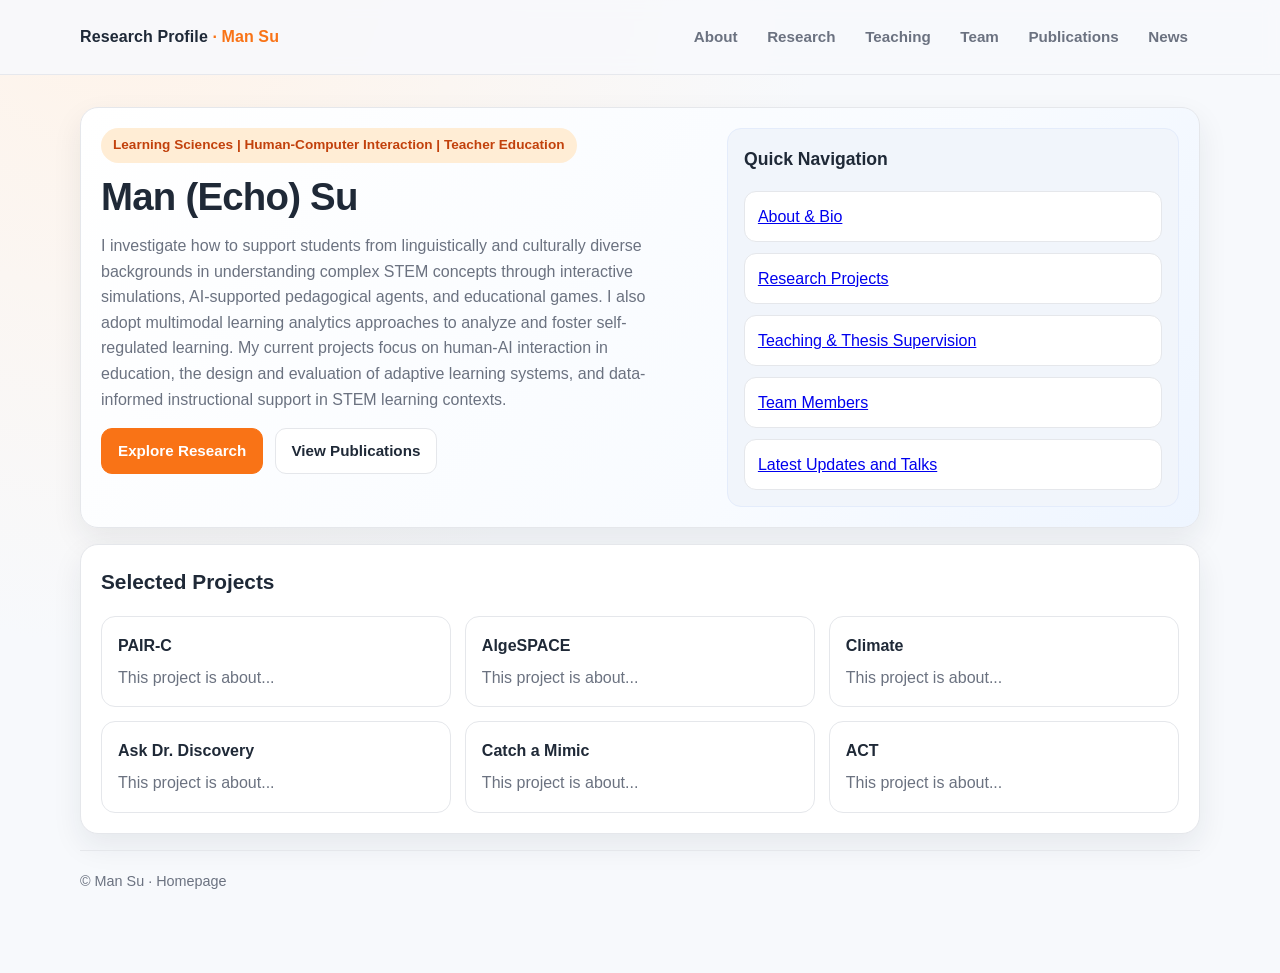
<file: index.html>
<!doctype html>
<html lang="en">
<head>
  <meta charset="UTF-8" />
  <meta name="viewport" content="width=device-width, initial-scale=1" />
  <title>Home | Researcher Profile</title>
  <meta name="description" content="Researcher profile landing page for Man (Echo) Su." />
  <link rel="stylesheet" href="styles.css" />
</head>
<body>
  <header>
    <div class="container nav">
      <a class="brand" href="index.html">Research Profile <span>· Man Su</span></a>
      <nav class="menu" aria-label="Primary navigation">
        <a href="about.html">About</a>
        <a href="research.html">Research</a>
        <a href="teaching.html">Teaching</a>
        <a href="team.html">Team</a>
        <a href="publications.html">Publications</a>
        <a href="news.html">News</a>
      </nav>
    </div>
  </header>

  <main class="container">
    <section class="card hero">
      <article>
        <div class="tag">Learning Sciences | Human-Computer Interaction | Teacher Education </div>
        <h1>Man (Echo) Su</h1>
        <p class="lead">
          I investigate how to support students from linguistically and culturally diverse backgrounds in understanding
          complex STEM concepts through interactive simulations, AI-supported pedagogical agents, and educational games.
          I also adopt multimodal learning analytics approaches to analyze and foster self-regulated learning. My current 
          projects focus on human-AI interaction in education, the design and evaluation of adaptive learning systems, 
          and data-informed instructional support in STEM learning contexts.
        </p>
        <div class="actions">
          <a class="btn primary" href="research.html">Explore Research</a>
          <a class="btn" href="publications.html">View Publications</a>
        </div>
      </article>
      <aside class="panel">
        <h3>Quick Navigation</h3>
        <ul class="list">
          <li><a href="about.html">About & Bio</a></li>
          <li><a href="research.html">Research Projects</a></li>
          <li><a href="teaching.html">Teaching & Thesis Supervision</a></li>
          <li><a href="team.html">Team Members</a></li>
          <li><a href="news.html">Latest Updates and Talks</a></li>
        </ul>
      </aside>
    </section>

    <section class="card">
      <h2>Selected Projects</h2>
      <div class="grid-3">
        <article class="tile"><h4>PAIR-C</h4><p>This project is about...</p></article>
        <article class="tile"><h4>AlgeSPACE</h4><p>This project is about...</p></article>
        <article class="tile"><h4>Climate</h4><p>This project is about...</p></article>
        <article class="tile"><h4>Ask Dr. Discovery</h4><p>This project is about...</p></article>
        <article class="tile"><h4>Catch a Mimic</h4><p>This project is about...</p></article>
        <article class="tile"><h4>ACT</h4><p>This project is about...</p></article>
      </div>
    </section>

    <footer>© Man Su · Homepage </footer>
  </main>
</body>
</html>
</file>
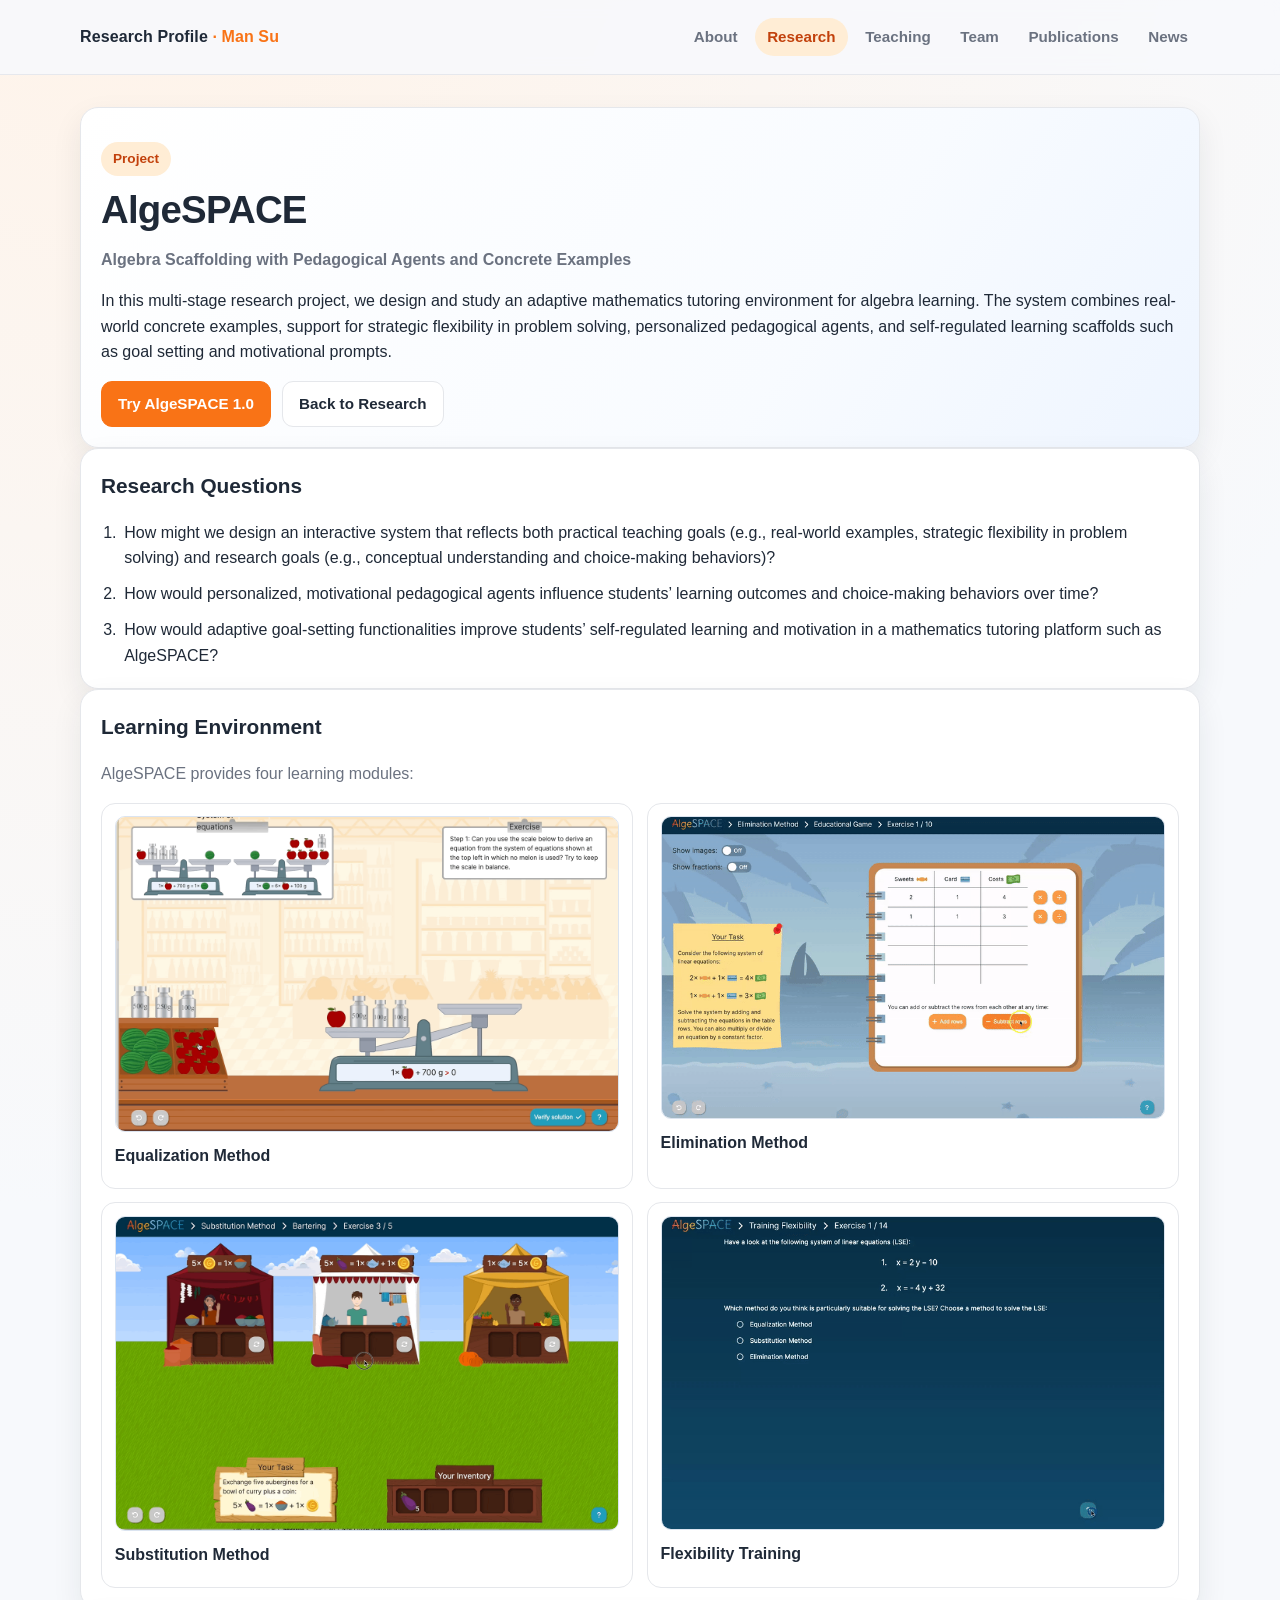
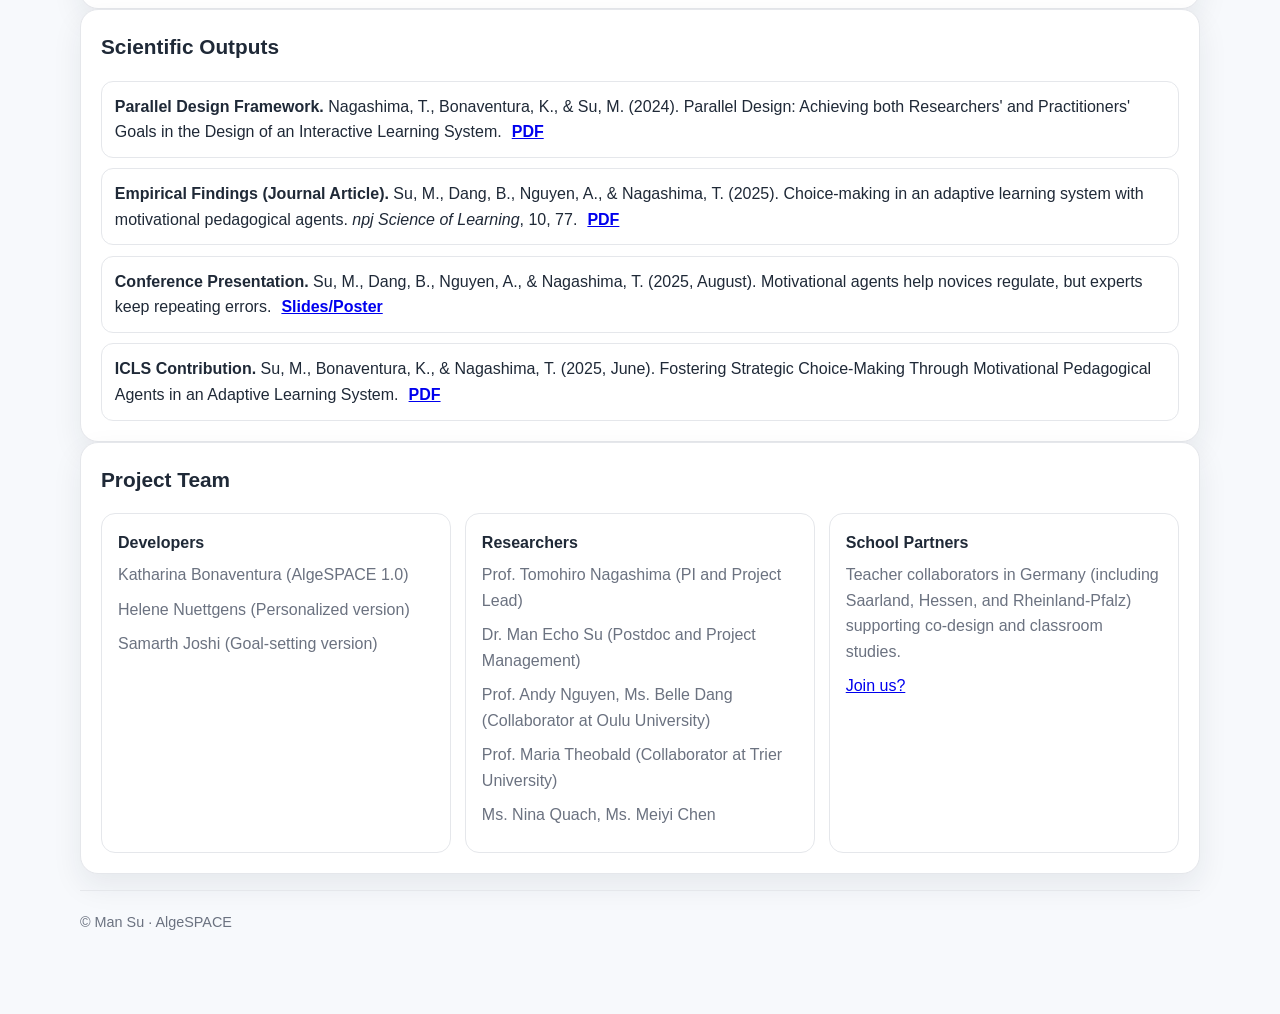
<file: algespace.html>
<!doctype html>
<html lang="en">
<head>
  <meta charset="UTF-8" />
  <meta name="viewport" content="width=device-width, initial-scale=1" />
  <title>AlgeSPACE | Researcher Profile</title>
  <meta name="description" content="AlgeSPACE project: Algebra Scaffolding with Pedagogical Agents and Concrete Examples." />
  <link rel="stylesheet" href="styles.css" />
</head>
<body>
  <header>
    <div class="container nav">
      <a class="brand" href="index.html">Research Profile <span>· Man Su</span></a>
      <nav class="menu" aria-label="Primary navigation">
        <a href="about.html">About</a>
        <a class="active" href="research.html">Research</a>
        <a href="teaching.html">Teaching</a>
        <a href="team.html">Team</a>
        <a href="publications.html">Publications</a>
        <a href="news.html">News</a>
      </nav>
    </div>
  </header>

  <main class="container">
    <section class="card algespace-hero">
      <p class="tag">Project</p>
      <h1>AlgeSPACE</h1>
      <p class="lead algespace-subtitle">
        <strong>Algebra Scaffolding with Pedagogical Agents and Concrete Examples</strong>
      </p>
      <p>
        In this multi-stage research project, we design and study an adaptive mathematics tutoring environment for algebra learning. The system combines real-world concrete examples, support for strategic flexibility in problem solving, personalized pedagogical agents, and self-regulated learning scaffolds such as goal setting and motivational prompts.
      </p>
      <div class="actions">
        <a class="btn primary" href="https://algespace.sic.saarland/" target="_blank" rel="noopener noreferrer">Try AlgeSPACE 1.0</a>
        <a class="btn" href="research.html">Back to Research</a>
      </div>
    </section>

    <section class="card">
      <h2>Research Questions</h2>
      <ol class="algespace-questions">
        <li>
          How might we design an interactive system that reflects both practical teaching goals
          (e.g., real-world examples, strategic flexibility in problem solving) and research goals
          (e.g., conceptual understanding and choice-making behaviors)?
        </li>
        <li>
          How would personalized, motivational pedagogical agents influence students’ learning outcomes
          and choice-making behaviors over time?
        </li>
        <li>
          How would adaptive goal-setting functionalities improve students’ self-regulated learning
          and motivation in a mathematics tutoring platform such as AlgeSPACE?
        </li>
      </ol>
    </section>

    <section class="card">
      <h2>Learning Environment</h2>
      <p class="lead">AlgeSPACE provides four learning modules:</p>
      <div class="grid-2 algespace-animation-grid">
        <article class="tile algespace-animation-card">
          <img src="media/algespace/equalization_method.gif" alt="Equalization method animation" />
          <h4>Equalization Method</h4>
        </article>
        <article class="tile algespace-animation-card">
          <img src="media/algespace/elimination_method.gif" alt="Elimination method animation" />
          <h4>Elimination Method</h4>
        </article>
        <article class="tile algespace-animation-card">
          <img src="media/algespace/substitution_method.gif" alt="Substitution method animation" />
          <h4>Substitution Method</h4>
        </article>
        <article class="tile algespace-animation-card">
          <img src="media/algespace/flexibility_training.gif" alt="Flexibility training animation" />
          <h4>Flexibility Training</h4>
        </article>
      </div>
    </section>

    <section class="card">
      <h2>Scientific Outputs</h2>
      <ul class="list algespace-outputs">
        <li>
          <strong>Parallel Design Framework.</strong>
          Nagashima, T., Bonaventura, K., &amp; Su, M. (2024). Parallel Design: Achieving both Researchers' and Practitioners' Goals in the Design of an Interactive Learning System.
          <a href="https://www.mansu.net/_files/ugd/d58425_799140d3955b4b2e9f4108cc2a4499be.pdf" target="_blank" rel="noopener noreferrer">PDF</a>
        </li>
        <li>
          <strong>Empirical Findings (Journal Article).</strong>
          Su, M., Dang, B., Nguyen, A., &amp; Nagashima, T. (2025). Choice-making in an adaptive learning system with motivational pedagogical agents.
          <em>npj Science of Learning</em>, 10, 77.
          <a href="https://www.mansu.net/_files/ugd/d58425_0152d172927f41b58d74021975978a74.pdf" target="_blank" rel="noopener noreferrer">PDF</a>
        </li>
        <li>
          <strong>Conference Presentation.</strong>
          Su, M., Dang, B., Nguyen, A., &amp; Nagashima, T. (2025, August). Motivational agents help novices regulate, but experts keep repeating errors.
          <a href="https://www.mansu.net/_files/ugd/d58425_3e6af050c82b46c8929c9b37bb9d13f0.pdf" target="_blank" rel="noopener noreferrer">Slides/Poster</a>
        </li>
        <li>
          <strong>ICLS Contribution.</strong>
          Su, M., Bonaventura, K., &amp; Nagashima, T. (2025, June). Fostering Strategic Choice-Making Through Motivational Pedagogical Agents in an Adaptive Learning System.
          <a href="https://www.mansu.net/_files/ugd/d58425_2acd34f3e57a46c296167666ff64477c.pdf" target="_blank" rel="noopener noreferrer">PDF</a>
        </li>
      </ul>
    </section>

    <section class="card">
      <h2>Project Team</h2>
      <div class="grid-3 algespace-team-grid">
        <article class="tile">
          <h4>Developers</h4>
          <p>Katharina Bonaventura (AlgeSPACE 1.0)</p>
          <p>Helene Nuettgens (Personalized version)</p>
          <p>Samarth Joshi (Goal-setting version)</p>
        </article>
        <article class="tile">
          <h4>Researchers</h4>
          <p>Prof. Tomohiro Nagashima (PI and Project Lead)</p>
          <p>Dr. Man Echo Su (Postdoc and Project Management)</p>
          <p>Prof. Andy Nguyen, Ms. Belle Dang (Collaborator at Oulu University)</p> 
          <p>Prof. Maria Theobald (Collaborator at Trier University)</p>
          <p>Ms. Nina Quach, Ms. Meiyi Chen</p>
        </article>
        <article class="tile">
          <h4>School Partners</h4>
          <p>Teacher collaborators in Germany (including Saarland, Hessen, and Rheinland-Pfalz) supporting co-design and classroom studies.</p>
          <p><a href="https://forms.gle/sVxawLuytNUpcSK57" target="_blank" rel="noopener noreferrer">Join us?</a></p>
        </article>
      </div>
    </section>

    <footer>© Man Su · AlgeSPACE</footer>
  </main>
</body>
</html>
</file>
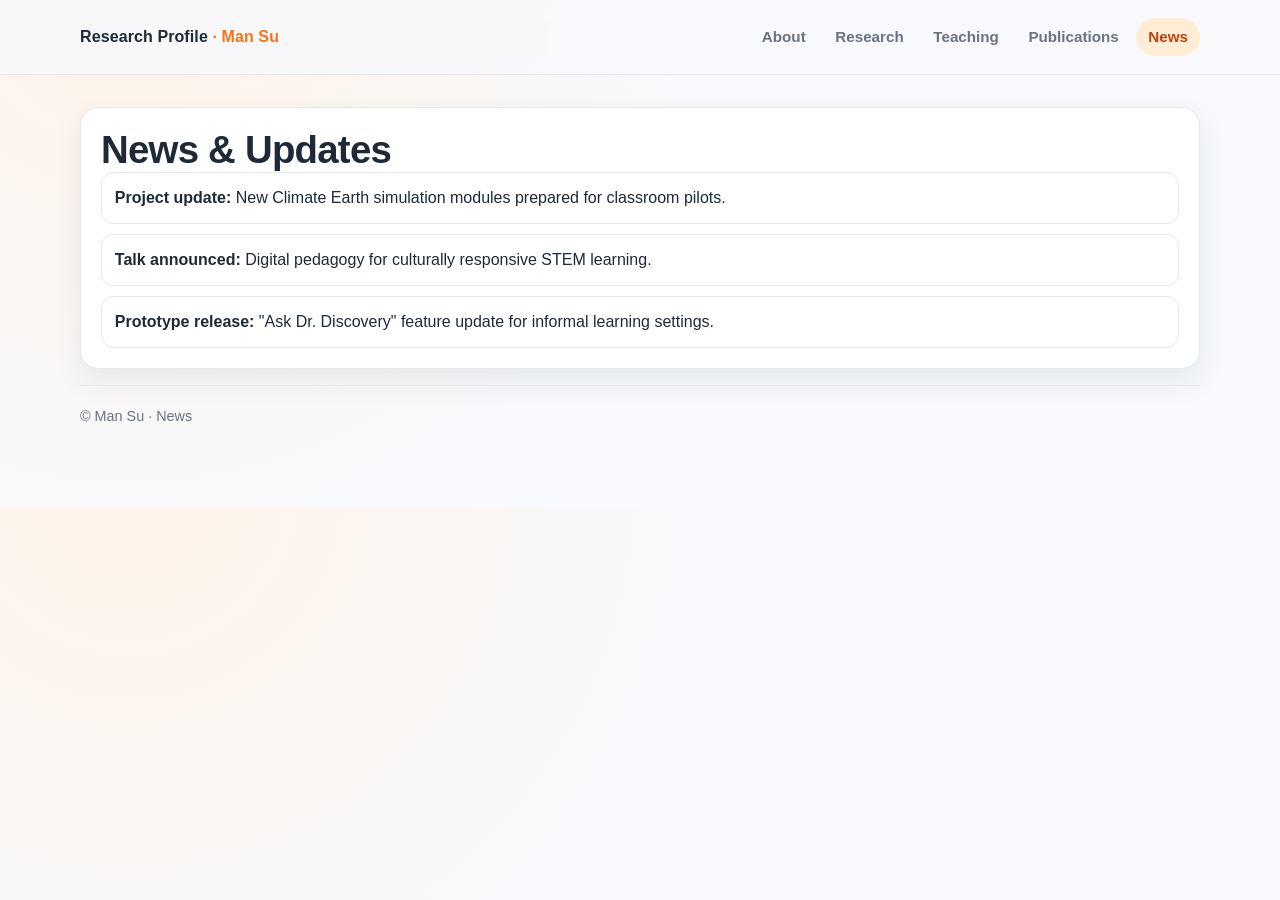
<file: news.html>
<!doctype html>
<html lang="en">
<head>
  <meta charset="UTF-8" />
  <meta name="viewport" content="width=device-width, initial-scale=1" />
  <title>News | Researcher Profile</title>
  <link rel="stylesheet" href="styles.css" />
</head>
<body>
  <header>
    <div class="container nav">
      <a class="brand" href="index.html">Research Profile <span>· Man Su</span></a>
      <nav class="menu" aria-label="Primary navigation">
        <a href="about.html">About</a>
        <a href="research.html">Research</a>
        <a href="teaching.html">Teaching</a>
        <a href="publications.html">Publications</a>
        <a class="active" href="news.html">News</a>
      </nav>
    </div>
  </header>

  <main class="container">
    <section class="card">
      <h1>News & Updates</h1>
      <ul class="list">
        <li><strong>Project update:</strong> New Climate Earth simulation modules prepared for classroom pilots.</li>
        <li><strong>Talk announced:</strong> Digital pedagogy for culturally responsive STEM learning.</li>
        <li><strong>Prototype release:</strong> "Ask Dr. Discovery" feature update for informal learning settings.</li>
      </ul>
    </section>
    <footer>© Man Su · News</footer>
  </main>
</body>
</html>
</file>
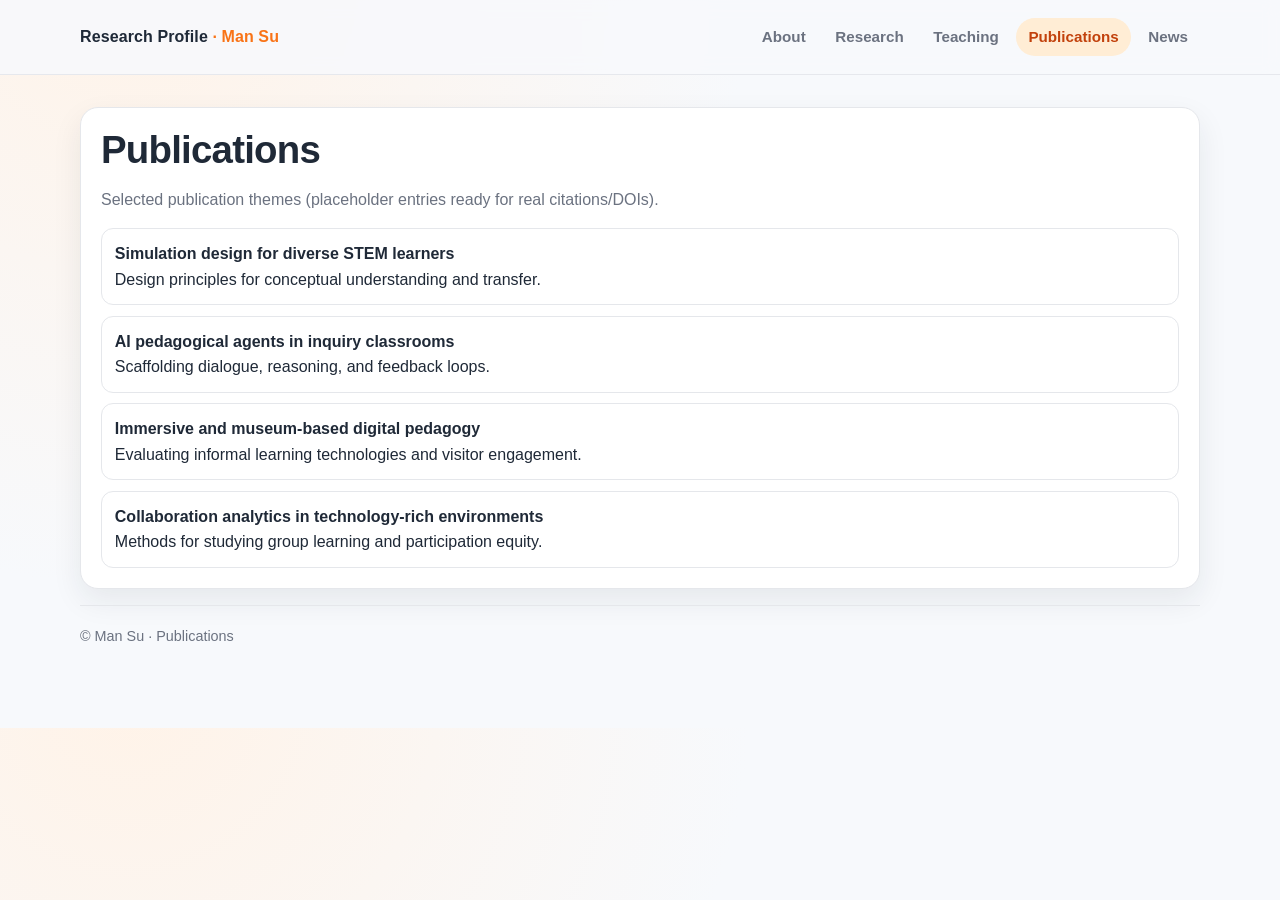
<file: publications.html>
<!doctype html>
<html lang="en">
<head>
  <meta charset="UTF-8" />
  <meta name="viewport" content="width=device-width, initial-scale=1" />
  <title>Publications | Researcher Profile</title>
  <link rel="stylesheet" href="styles.css" />
</head>
<body>
  <header>
    <div class="container nav">
      <a class="brand" href="index.html">Research Profile <span>· Man Su</span></a>
      <nav class="menu" aria-label="Primary navigation">
        <a href="about.html">About</a>
        <a href="research.html">Research</a>
        <a href="teaching.html">Teaching</a>
        <a class="active" href="publications.html">Publications</a>
        <a href="news.html">News</a>
      </nav>
    </div>
  </header>

  <main class="container">
    <section class="card">
      <h1>Publications</h1>
      <p class="lead">Selected publication themes (placeholder entries ready for real citations/DOIs).</p>
      <ul class="list">
        <li><strong>Simulation design for diverse STEM learners</strong><br/>Design principles for conceptual understanding and transfer.</li>
        <li><strong>AI pedagogical agents in inquiry classrooms</strong><br/>Scaffolding dialogue, reasoning, and feedback loops.</li>
        <li><strong>Immersive and museum-based digital pedagogy</strong><br/>Evaluating informal learning technologies and visitor engagement.</li>
        <li><strong>Collaboration analytics in technology-rich environments</strong><br/>Methods for studying group learning and participation equity.</li>
      </ul>
    </section>
    <footer>© Man Su · Publications</footer>
  </main>
</body>
</html>
</file>
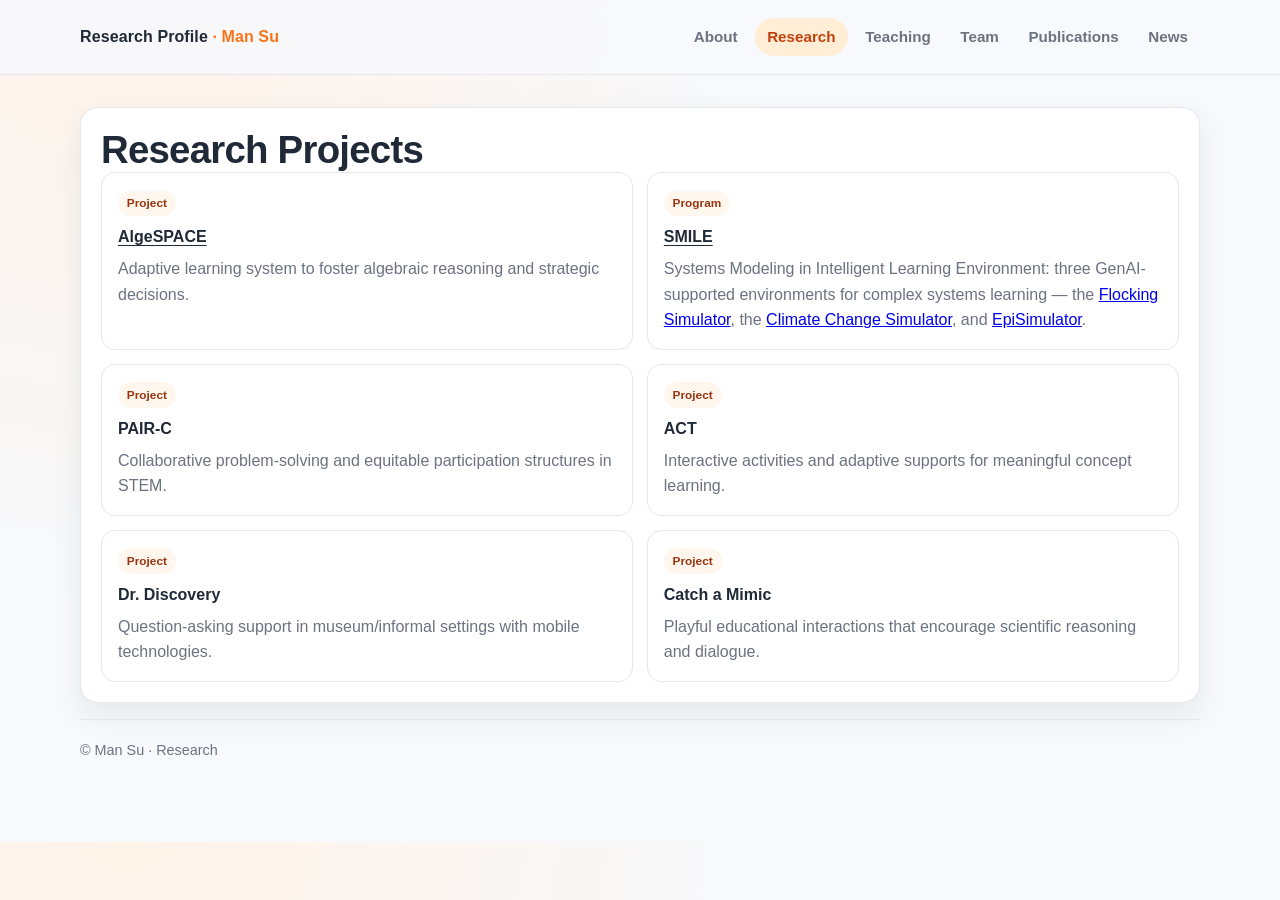
<file: research.html>
<!doctype html>
<html lang="en">
<head>
  <meta charset="UTF-8" />
  <meta name="viewport" content="width=device-width, initial-scale=1" />
  <title>Research | Researcher Profile</title>
  <link rel="stylesheet" href="styles.css" />
</head>
<body>
  <header>
    <div class="container nav">
      <a class="brand" href="index.html">Research Profile <span>· Man Su</span></a>
      <nav class="menu" aria-label="Primary navigation">
        <a href="about.html">About</a>
        <a class="active" href="research.html">Research</a>
        <a href="teaching.html">Teaching</a>
        <a href="team.html">Team</a>
        <a href="publications.html">Publications</a>
        <a href="news.html">News</a>
      </nav>
    </div>
  </header>

  <main class="container">
    <section class="card">
      <h1>Research Projects</h1>
      <div class="grid-2">
        <article class="tile"><span class="badge">Project</span><h4><a href="algespace.html">AlgeSPACE</a></h4><p>Adaptive learning system to foster algebraic reasoning and strategic decisions.</p></article>
        <article class="tile"><span class="badge">Program</span><h4><a href="smile.html">SMILE</a></h4><p>Systems Modeling in Intelligent Learning Environment: three GenAI-supported environments for complex systems learning — the <a href="smile-flocking.html">Flocking Simulator</a>, the <a href="smile-climate.html">Climate Change Simulator</a>, and <a href="smile-epi.html">EpiSimulator</a>.</p></article>
        <article class="tile"><span class="badge">Project</span><h4>PAIR-C</h4><p>Collaborative problem-solving and equitable participation structures in STEM.</p></article>
        <article class="tile"><span class="badge">Project</span><h4>ACT</h4><p>Interactive activities and adaptive supports for meaningful concept learning.</p></article>
        <article class="tile"><span class="badge">Project</span><h4>Dr. Discovery</h4><p>Question-asking support in museum/informal settings with mobile technologies.</p></article>
        <article class="tile"><span class="badge">Project</span><h4>Catch a Mimic</h4><p>Playful educational interactions that encourage scientific reasoning and dialogue.</p></article>
      </div>
    </section>
    <footer>© Man Su · Research</footer>
  </main>
</body>
</html>
</file>
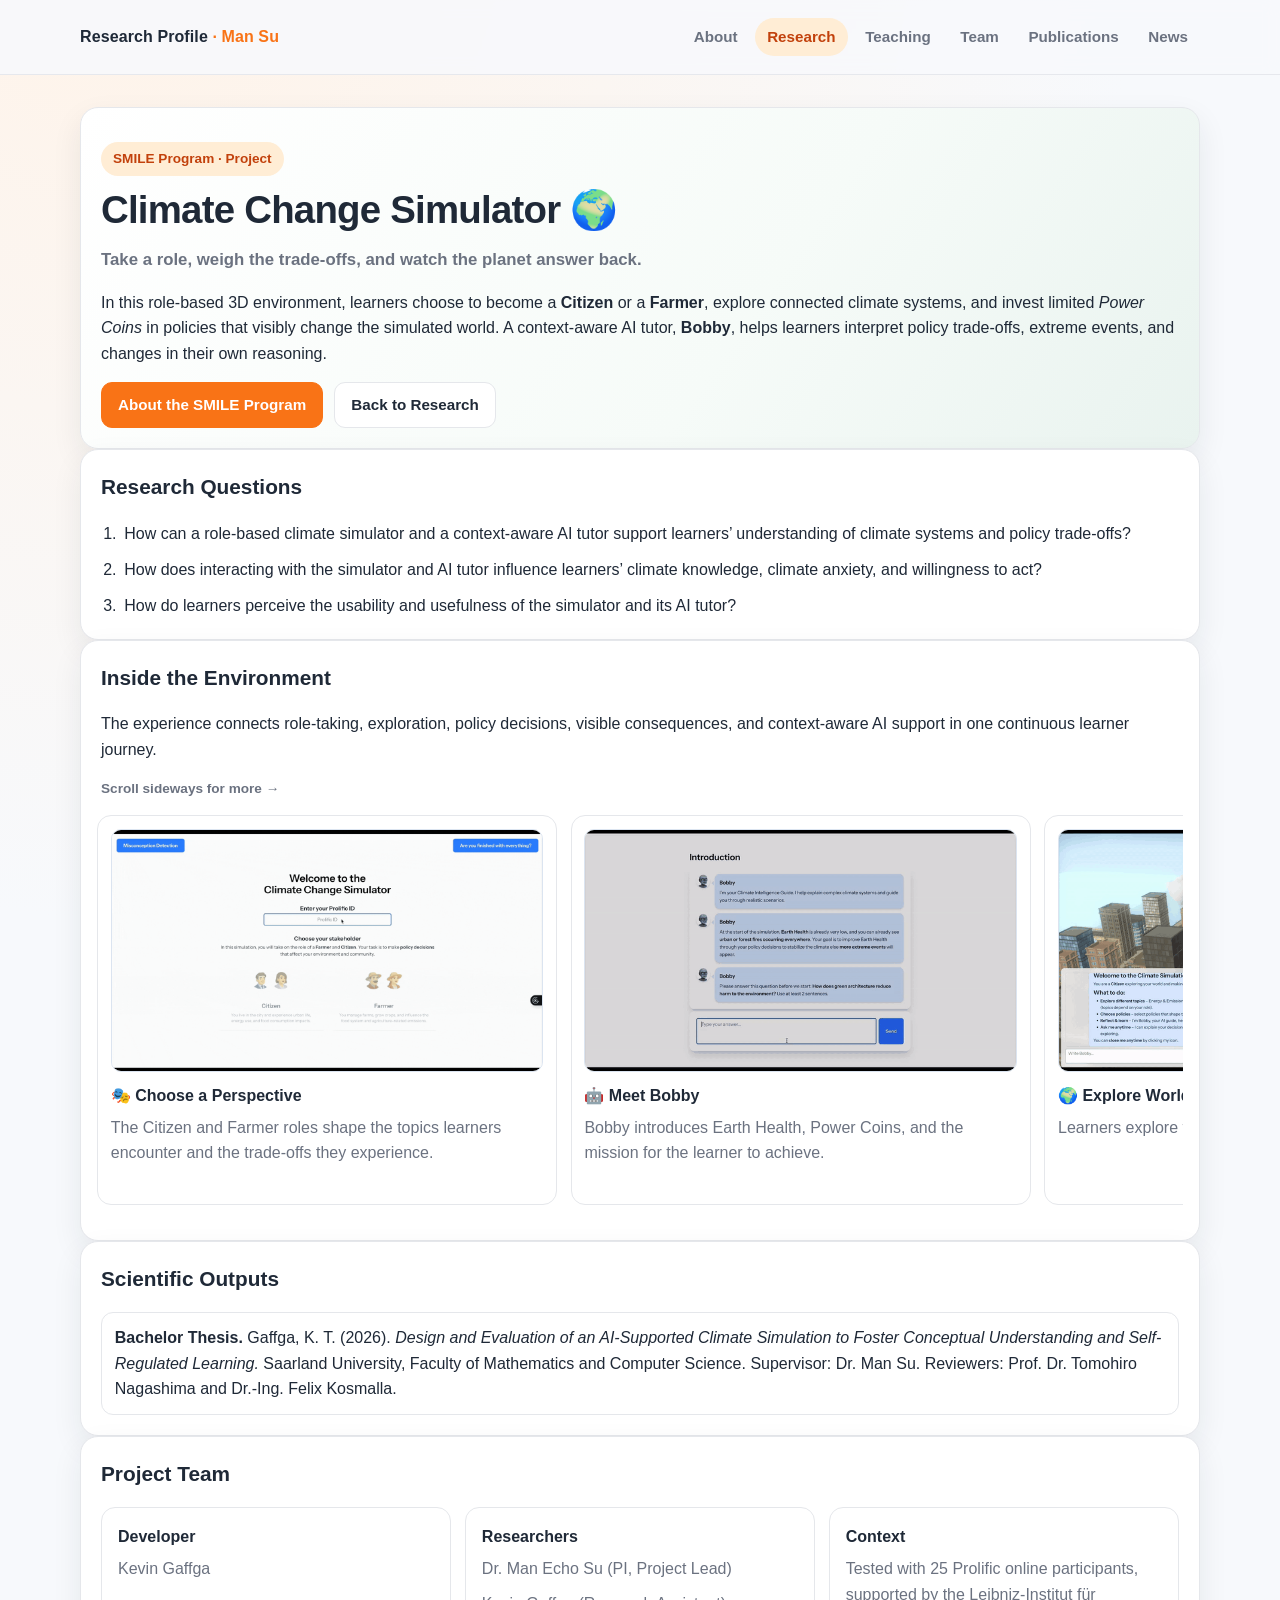
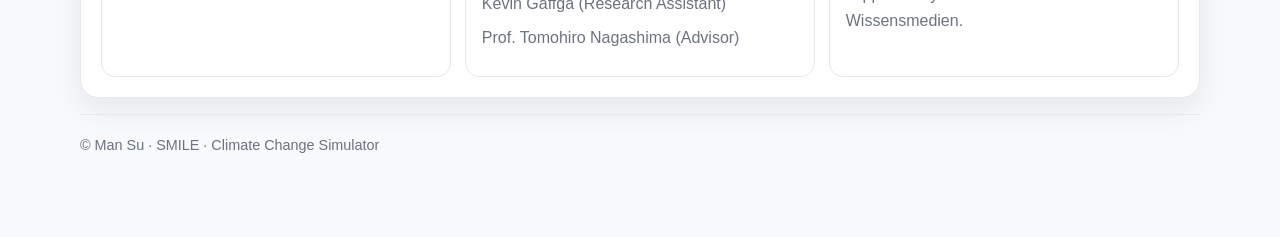
<file: smile-climate.html>
<!doctype html>
<html lang="en">
<head>
  <meta charset="UTF-8" />
  <meta name="viewport" content="width=device-width, initial-scale=1" />
  <title>Climate Change Simulator | SMILE | Researcher Profile</title>
  <meta name="description" content="Climate Change Simulator: a role-based 3D climate learning environment with a context-aware AI conversational agent, part of the SMILE research program." />
  <link rel="stylesheet" href="styles.css" />
  <style>
    .climate-hero {
      background: linear-gradient(125deg, #ffffff 0%, #f6fbf8 60%, #e9f3ef 100%);
    }

    .climate-subtitle {
      margin-top: 0.5rem;
      color: #c2410c;
      font-size: 1.05rem;
    }

    .climate-scroll-row {
      grid-auto-columns: min(460px, 84vw);
    }

    .climate-scroll-row img {
      width: 100%;
      aspect-ratio: 16 / 9;
      object-fit: cover;
      background: #f4f7f5;
    }

    .climate-scroll-row h4 {
      margin-bottom: 0.35rem;
    }

    .climate-scroll-row p {
      color: var(--muted);
    }

    @media (max-width: 680px) {
      .climate-scroll-row { grid-auto-columns: 88vw; }
    }
  </style>
</head>
<body>
  <header>
    <div class="container nav">
      <a class="brand" href="index.html">Research Profile <span>· Man Su</span></a>
      <nav class="menu" aria-label="Primary navigation">
        <a href="about.html">About</a>
        <a class="active" href="research.html">Research</a>
        <a href="teaching.html">Teaching</a>
        <a href="team.html">Team</a>
        <a href="publications.html">Publications</a>
        <a href="news.html">News</a>
      </nav>
    </div>
  </header>

  <main class="container">
    <section class="card climate-hero">
      <p class="tag">SMILE Program · Project</p>
      <h1>Climate Change Simulator 🌍</h1>
      <p class="lead climate-subtitle">
        <strong>Take a role, weigh the trade-offs, and watch the planet answer back.</strong>
      </p>
      <p>
        In this role-based 3D environment, learners choose to become a <strong>Citizen</strong> or a
        <strong>Farmer</strong>, explore connected climate systems, and invest limited
        <em>Power Coins</em> in policies that visibly change the simulated world. A context-aware AI tutor,
        <strong>Bobby</strong>, helps learners interpret policy trade-offs, extreme events, and changes in
        their own reasoning.
      </p>
      <div class="actions">
        <a class="btn primary" href="smile.html">About the SMILE Program</a>
        <a class="btn" href="research.html">Back to Research</a>
      </div>
    </section>

    <section class="card">
      <h2>Research Questions</h2>
      <ol class="algespace-questions">
        <li>
          How can a role-based climate simulator and a context-aware AI tutor support learners’
          understanding of climate systems and policy trade-offs?
        </li>
        <li>
          How does interacting with the simulator and AI tutor influence learners’ climate knowledge,
          climate anxiety, and willingness to act?
        </li>
        <li>
          How do learners perceive the usability and usefulness of the simulator and its AI tutor?
        </li>
      </ol>
    </section>

    <section class="card">
      <h2>Inside the Environment</h2>
      <p>
        The experience connects role-taking, exploration, policy decisions, visible consequences, and
        context-aware AI support in one continuous learner journey.
      </p>
      <p class="scroll-hint">Scroll sideways for more →</p>
      <div class="scroll-row climate-scroll-row" role="region" aria-label="Screenshots and animations from the Climate Change Simulator" tabindex="0">
        <article class="tile algespace-animation-card">
          <img src="media/smile-climate/role-selection.png" alt="Profile screen confirming the learner is exploring as a Citizen, with a Start Introduction button" />
          <h4>🎭 Choose a Perspective</h4>
          <p>The Citizen and Farmer roles shape the topics learners encounter and the trade-offs they experience.</p>
        </article>
        
        <article class="tile algespace-animation-card">
          <img src="media/smile-climate/guided-entry.gif" alt="Welcome panel introducing the Climate Simulation, the learner's Citizen role, Earth Health and Power Coins" />
          <h4>🤖 Meet Bobby</h4>
          <p>Bobby introduces Earth Health, Power Coins, and the mission for the learner to achieve.</p>
        </article>

          <article class="tile algespace-animation-card">
          <img src="media/smile-climate/explore-world.gif" alt="explore world as citizens" />
          <h4>🌍 Explore World</h4>
          <p>Learners explore the simulation world freely.</p>
        </article>

        <article class="tile algespace-animation-card">
          <img src="media/smile-climate/policy-decisions.png" alt="Decision-making point offering three farmland policies, with a remaining-decisions counter, a budget hint and a skip option" />
          <h4>⚖️ Decide Under Constraint</h4>
          <p>A finite coin budget and the option to skip turn each policy choice into a trade-off. Learners must weigh affordability against long-term consequences.</p>
        </article>

        <article class="tile algespace-animation-card">
          <img src="media/smile-climate/bobby-support.gif" alt="Bobby explaining the benefits of a chosen solar policy in a bulleted list beside the 3D farm" />
          <h4>🌪️ Watch the World Respond</h4>
          <p>Earth Health links decisions to visible change, with fires, floods and other events appearing.</p>
        </article>

        <article class="tile algespace-animation-card">
          <img src="media/smile-climate/visible-consequences.gif" alt="The 3D world with active Forest Fire and Flood events after a policy costing 2 Power Coins reduced Earth Health by 7" />
          <h4>💬 Ask Bobby in Context</h4>
          <p>Bobby grounds each explanation in the policy the learner just chose and the earth health state currently on screen.</p>
        </article>

        <article class="tile algespace-animation-card">
          <img src="media/smile-climate/misconception-correction.png" alt="Correct the Misconception activity explaining that the AI answer contains errors the learner must identify" />
          <h4>🔍 Challenge the AI</h4>
          <p>In a separate mode, learners must find and address misconceptions the AI deliberately planted.</p>
        </article>
      </div>
    </section>

    <section class="card">
      <h2>Scientific Outputs</h2>
      <ul class="list algespace-outputs">
        <li>
          <strong>Bachelor Thesis.</strong>
          Gaffga, K. T. (2026). <em>Design and Evaluation of an AI-Supported Climate Simulation to Foster
          Conceptual Understanding and Self-Regulated Learning.</em> Saarland University, Faculty of Mathematics
          and Computer Science. Supervisor: Dr. Man Su. Reviewers: Prof. Dr. Tomohiro Nagashima and Dr.-Ing. Felix Kosmalla.
        </li>
      </ul>
    </section>

    <section class="card">
      <h2>Project Team</h2>
      <div class="grid-3 algespace-team-grid">
        <article class="tile">
          <h4>Developer</h4>
          <p>Kevin Gaffga</p>
        </article>
        <article class="tile">
          <h4>Researchers</h4>
          <p>Dr. Man Echo Su (PI, Project Lead)</p>
          <p>Kevin Gaffga (Research Assistant)</p>
          <p>Prof. Tomohiro Nagashima (Advisor)</p>
        </article>
        <article class="tile">
          <h4>Context</h4>
          <p>Tested with 25 Prolific online participants, supported by the Leibniz-Institut für Wissensmedien.</p>
        </article>
      </div>
    </section>

    <footer>© Man Su · SMILE · Climate Change Simulator</footer>
  </main>
</body>
</html>
</file>
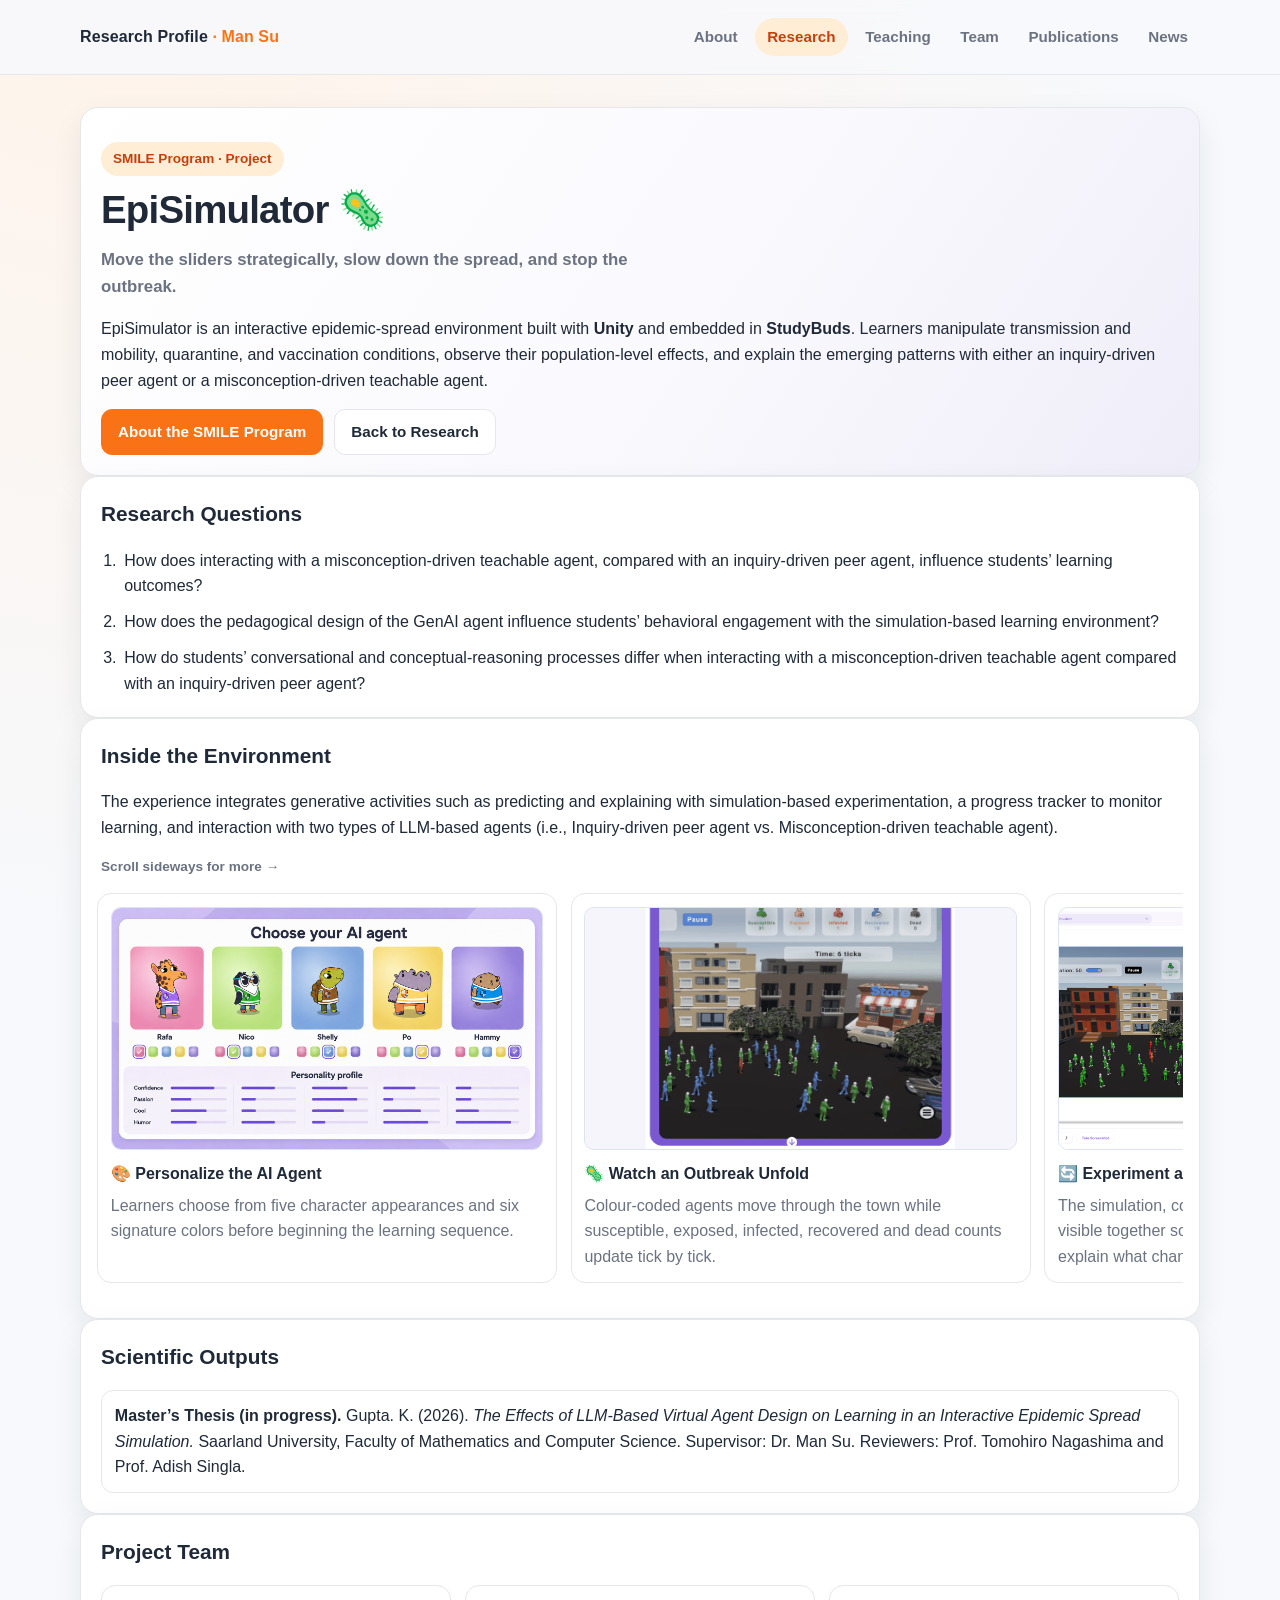
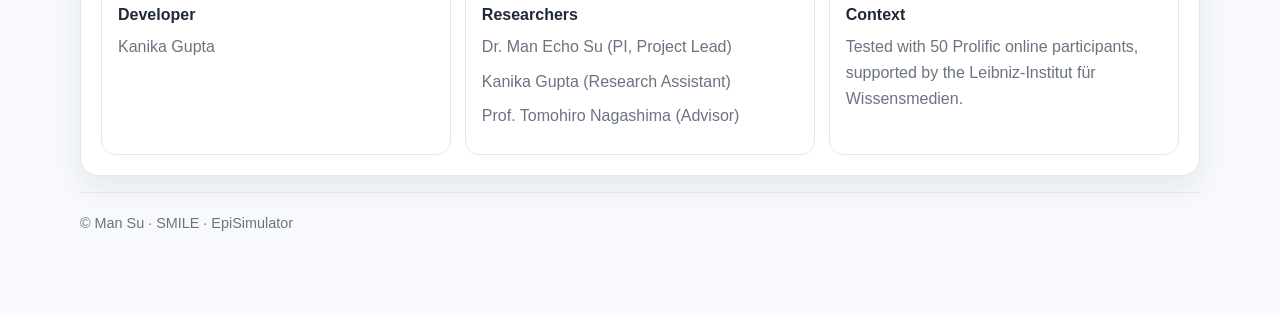
<file: smile-epi.html>
<!doctype html>
<html lang="en">
<head>
  <meta charset="UTF-8" />
  <meta name="viewport" content="width=device-width, initial-scale=1" />
  <title>EpiSimulator | SMILE | Researcher Profile</title>
  <meta name="description" content="EpiSimulator: an interactive epidemic-spread simulation embedded in StudyBuds with inquiry-driven peer and teachable LLM-based agents. Part of the SMILE research program." />
  <link rel="stylesheet" href="styles.css" />
  <style>
    .epi-hero {
      background: linear-gradient(125deg, #ffffff 0%, #f9f8fd 60%, #efedf8 100%);
    }

    .epi-subtitle {
      margin-top: 0.5rem;
      color: #c2410c;
      font-size: 1.05rem;
    }

    .epi-scroll-row {
      grid-auto-columns: min(460px, 84vw);
    }

    .epi-scroll-row img {
      width: 100%; 
      aspect-ratio: 16 / 9;
      object-fit: cover;
      background: #f7f5fc;
    }

    .epi-scroll-row h4 {
      margin-bottom: 0.35rem;
    }

    .epi-scroll-row p {
      color: var(--muted);
    }

    @media (max-width: 680px) {
      .epi-scroll-row { grid-auto-columns: 88vw; }
    }
  </style>
</head>
<body>
  <header>
    <div class="container nav">
      <a class="brand" href="index.html">Research Profile <span>· Man Su</span></a>
      <nav class="menu" aria-label="Primary navigation">
        <a href="about.html">About</a>
        <a class="active" href="research.html">Research</a>
        <a href="teaching.html">Teaching</a>
        <a href="team.html">Team</a>
        <a href="publications.html">Publications</a>
        <a href="news.html">News</a>
      </nav>
    </div>
  </header>

  <main class="container">
    <section class="card epi-hero">
      <p class="tag">SMILE Program · Project</p>
      <h1>EpiSimulator 🦠</h1>
      <p class="lead epi-subtitle">
        <strong>Move the sliders strategically, slow down the spread, and stop the outbreak.</strong>
      </p>
      <p>
        EpiSimulator is an interactive epidemic-spread environment built with <strong>Unity</strong> and embedded in <strong>StudyBuds</strong>. Learners manipulate transmission and
        mobility, quarantine, and vaccination conditions, observe their population-level effects, and explain
        the emerging patterns with either an inquiry-driven peer agent or a misconception-driven teachable agent.
      </p>
      <div class="actions">
        <a class="btn primary" href="smile.html">About the SMILE Program</a>
        <a class="btn" href="research.html">Back to Research</a>
      </div>
    </section>

    <section class="card">
      <h2>Research Questions</h2>
      <ol class="algespace-questions">
        <li>
          How does interacting with a misconception-driven teachable agent, compared with an inquiry-driven peer agent, influence students’ learning outcomes?
        </li>
        <li>
          How does the pedagogical design of the GenAI agent influence students’ behavioral engagement with the simulation-based learning environment?
        </li>
        <li>
         How do students’ conversational and conceptual-reasoning processes differ when interacting with a misconception-driven teachable agent compared with an inquiry-driven peer agent?
        </li>
      </ol>
    </section>

    <section class="card">
      <h2>Inside the Environment</h2>
      <p>
       The experience integrates generative activities such as predicting and explaining with simulation-based experimentation, a progress tracker to monitor learning, and interaction with two types of LLM-based agents (i.e., Inquiry-driven peer agent vs. Misconception-driven teachable agent).</p>
      <p class="scroll-hint">Scroll sideways for more →</p>
      <div class="scroll-row epi-scroll-row" role="region" aria-label="Screenshots and animations from EpiSimulator and StudyBuds" tabindex="0">
          <article class="tile algespace-animation-card">
          <img src="media/smile-epi/agent-selection.png" alt="five selectable studybuds characters named Rafa, Nico, Shelly, Po, and Hammy, each with different appearance" />
          <h4>🎨 Personalize the AI Agent</h4>
          <p>Learners choose from five character appearances and six signature colors before beginning the learning sequence.</p>
        </article>
        
        <article class="tile algespace-animation-card">
          <img src="media/smile-epi/simulation-run.gif" alt="EpiSimulator town view with susceptible, exposed, infected, recovered and dead counters updating as the tick count rises" />
          <h4>🦠 Watch an Outbreak Unfold</h4>
          <p>Colour-coded agents move through the town while susceptible, exposed, infected, recovered and dead counts update tick by tick.</p>
        </article>

        <article class="tile algespace-animation-card">
          <img src="media/smile-epi/simulation-dialogue.png" alt="EpiSimulator running beside a Studybuds conversation with teachable agent Hammy and a milestone progress tracker" />
          <h4>🔄 Experiment and Explain</h4>
          <p>The simulation, conversation, and progress tracker remain visible together so learners can test an idea and immediately explain what changed.</p>
        </article>

        <article class="tile algespace-animation-card">
          <img src="media/smile-epi/peer-agent.gif" alt="Inquiry-driven peer agent Nico questioning the learner as the milestone bar advances from 16 to 100 percent" />
          <h4>💬 Inquiry-driven Peer Agent  </h4>
          <p>The agent asks the questions, holding back progress until the learner shares predictions and observations.</p>
        </article>

        <article class="tile algespace-animation-card">
          <img src="media/smile-epi/teachable-agent.gif" alt="Teachable agent Rafa presenting a flawed account of epidemic growth for the learner to diagnose and correct" />
          <h4>🎓 Misconception-driven Teachable Agent</h4>
          <p>The agent opens with a wrong statement that infections rise in a straight, predictable line, and the learner has to identify the misconception and correct it.</p>
        </article>

        <article class="tile algespace-animation-card">
          <img src="media/smile-epi/agent-help.png" alt="Tiered help panel offering a second hint that points the learner back to the EpiSimulator resource" />
          <h4>🛟 Tiered Help on Demand</h4>
          <p>A Get Help button offers hints that redirect learners to the simulator rather than handing over the answer.</p>
        </article>

        <article class="tile algespace-animation-card">
          <img src="media/smile-epi/assignment-progress.png" alt="Assignment progress chart plotting 27 messages against six milestones as a rising step function" />
          <h4>📈 Milestones as Data</h4>
          <p>Every message is mapped to a milestone, turning a single conversation into a visible learning trajectory.</p>
        </article>
      </div>
    </section>

    <section class="card">
      <h2>Scientific Outputs</h2>
      <ul class="list algespace-outputs">
        <li>
          <strong>Master’s Thesis (in progress).</strong>
        Gupta. K. (2026).  <em>The Effects of LLM-Based Virtual Agent Design on Learning in an Interactive Epidemic Spread
          Simulation.</em> Saarland University, Faculty of Mathematics and Computer Science. Supervisor: Dr. Man Su. Reviewers: Prof. Tomohiro Nagashima and Prof. Adish Singla.
          <!-- Add the student author, year and institution when confirmed, matching the format used on
               smile-climate.html, then add a PDF link:
               <a href="media/papers/NAME.pdf" target="_blank" rel="noopener noreferrer">PDF</a> -->
        </li>
      </ul>
    </section>

    <section class="card">
      <h2>Project Team</h2>
      <div class="grid-3 algespace-team-grid">
        <article class="tile">
          <h4>Developer</h4>
          <p>Kanika Gupta</p>
        </article>
        <article class="tile">
          <h4>Researchers</h4>
          <p>Dr. Man Echo Su (PI, Project Lead)</p>
          <p>Kanika Gupta (Research Assistant)</p>
          <p>Prof. Tomohiro Nagashima (Advisor)</p>
        </article>
        <article class="tile">
          <h4>Context</h4>
          <p>Tested with 50 Prolific online participants, supported by the Leibniz-Institut für Wissensmedien.</p>
        </article>
      </div>
    </section>
    

    <footer>© Man Su · SMILE · EpiSimulator</footer>
  </main>
</body>
</html>
</file>
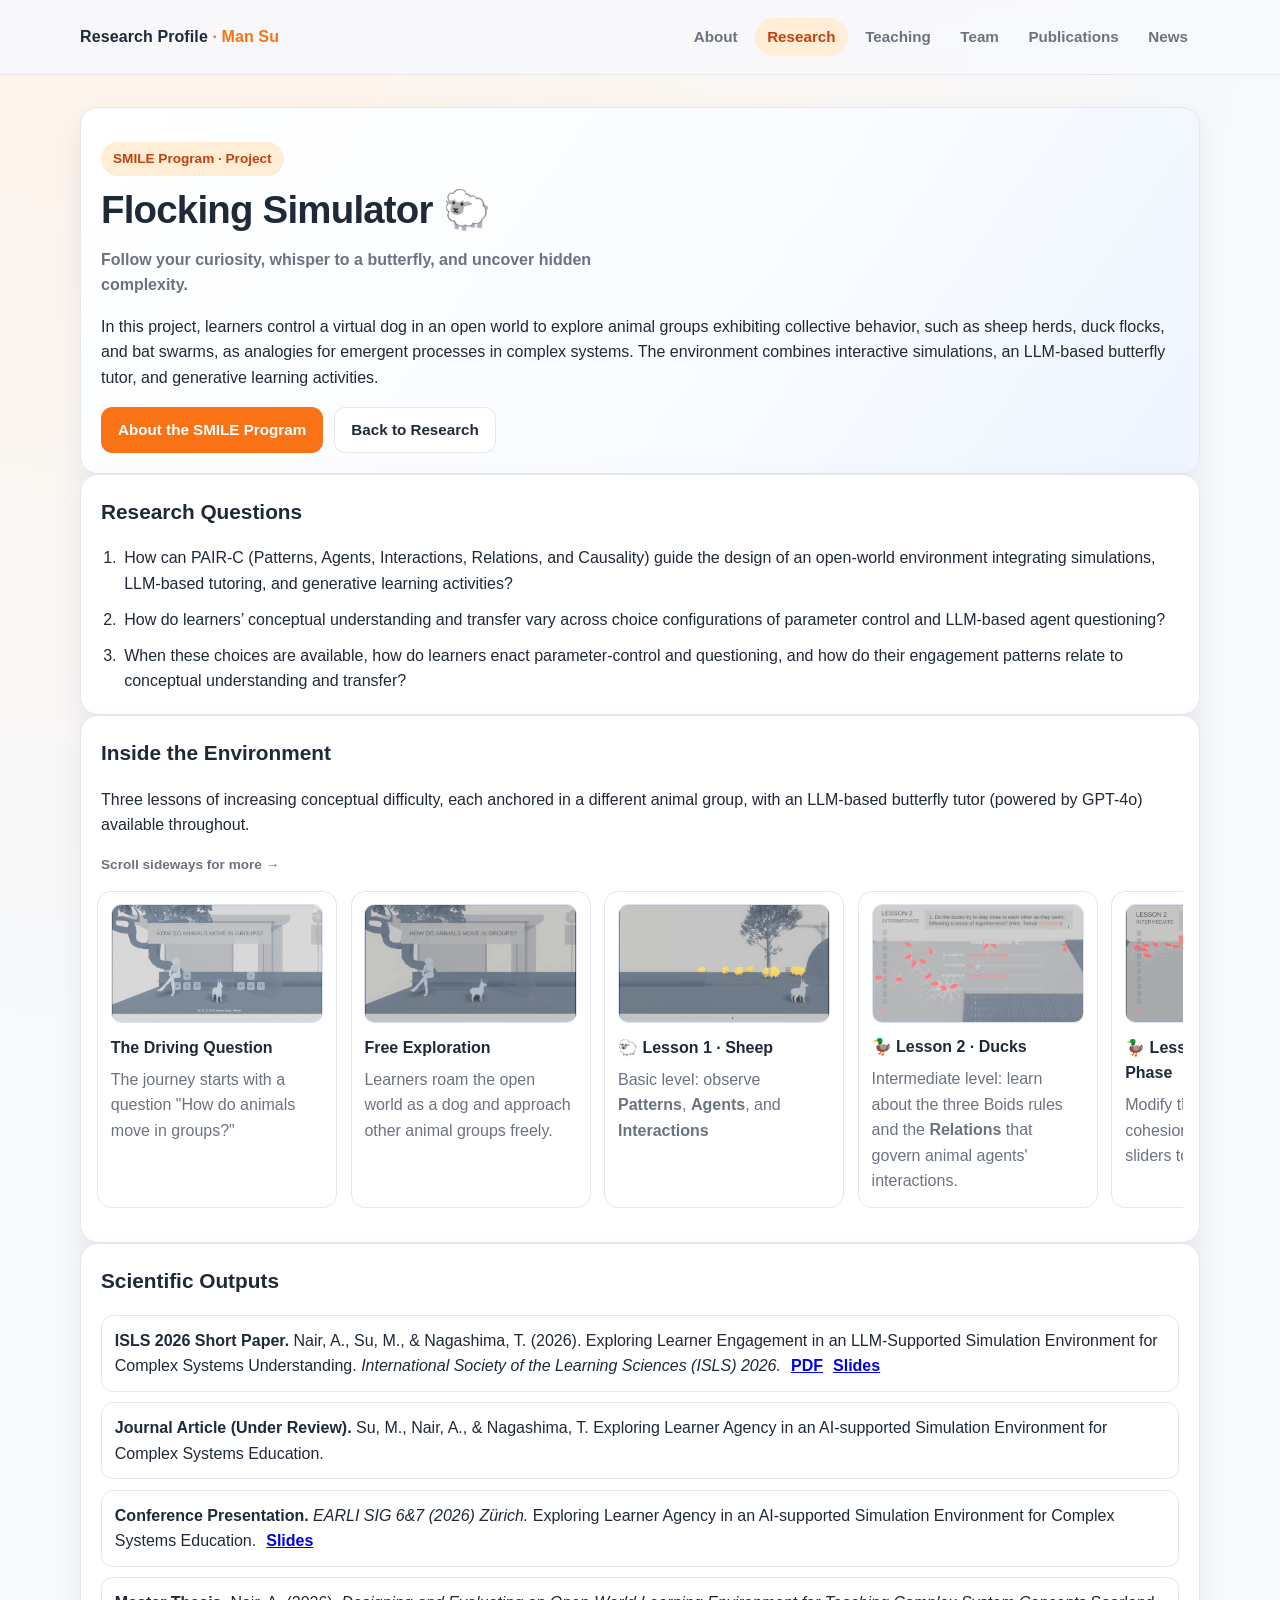
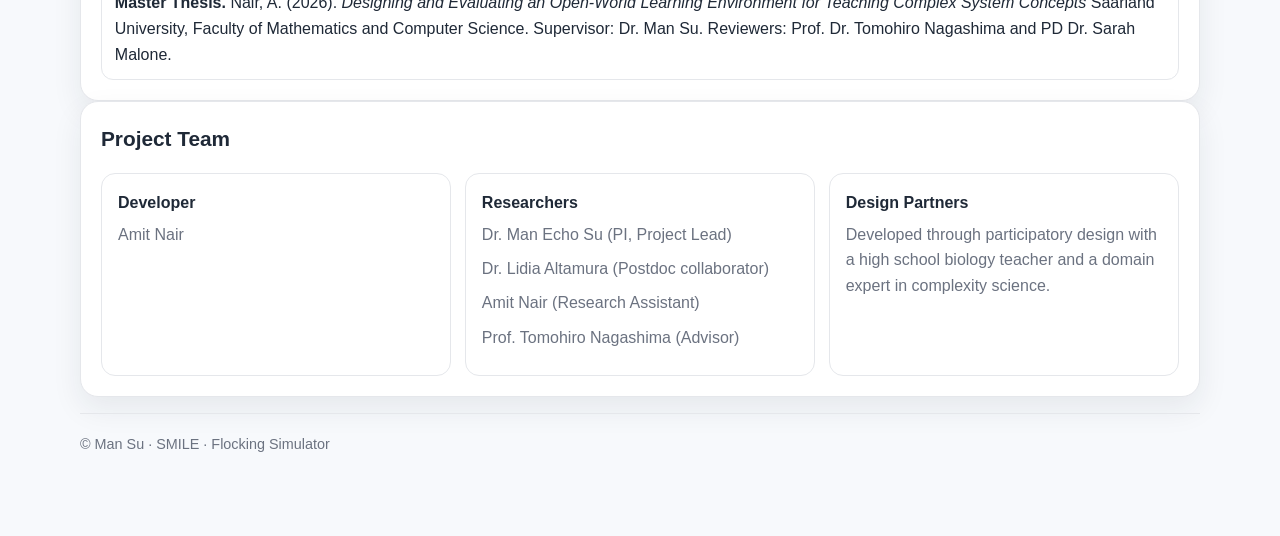
<file: smile-flocking.html>
<!doctype html>
<html lang="en">
<head>
  <meta charset="UTF-8" />
  <meta name="viewport" content="width=device-width, initial-scale=1" />
  <title>Flocking Simulator | SMILE | Researcher Profile</title>
  <meta name="description" content="Flocking Simulator: an immersive open-world environment with an LLM-based Butterfly Tutor for learning about emergence and complex systems. Part of the SMILE research program." />
  <link rel="stylesheet" href="styles.css" />
</head>
<body>
  <header>
    <div class="container nav">
      <a class="brand" href="index.html">Research Profile <span>· Man Su</span></a>
      <nav class="menu" aria-label="Primary navigation">
        <a href="about.html">About</a>
        <a class="active" href="research.html">Research</a>
        <a href="teaching.html">Teaching</a>
        <a href="team.html">Team</a>
        <a href="publications.html">Publications</a>
        <a href="news.html">News</a>
      </nav>
    </div>
  </header>

  <main class="container">

    <section class="card algespace-hero">
      <p class="tag">SMILE Program · Project</p>
      <h1>Flocking Simulator 🐑</h1>
      <p class="lead algespace-subtitle">
        <strong>Follow your curiosity, whisper to a butterfly, and uncover hidden complexity.</strong>
      </p>
      <p>
        In this project, learners control a virtual dog in an open world to explore animal groups exhibiting
        collective behavior, such as sheep herds, duck flocks, and bat swarms, as analogies for emergent
        processes in complex systems. The environment combines interactive simulations, an LLM-based butterfly tutor,
        and generative learning activities.
      </p>
      <div class="actions">
        <a class="btn primary" href="smile.html">About the SMILE Program</a>
        <a class="btn" href="research.html">Back to Research</a>
      </div>
    </section>


    <section class="card">
      <h2>Research Questions</h2>
      <ol class="algespace-questions">
        <li>
          How can PAIR-C (Patterns, Agents, Interactions, Relations, and Causality) guide the design of an open-world environment integrating simulations, LLM-based tutoring, and generative learning activities?
        </li>
        <li>
          How do learners’ conceptual understanding and transfer vary across choice configurations of parameter control and LLM-based agent questioning?
        </li>
        <li>
          When these choices are available, how do learners enact parameter-control and questioning, and how do their engagement patterns relate to conceptual understanding and transfer?
        </li>
      </ol>
    </section>

    <section class="card">
      <h2>Inside the Environment</h2>
      <p>
        Three lessons of increasing conceptual difficulty, each anchored in a different animal group, with an
        LLM-based butterfly tutor (powered by GPT-4o) available throughout.
      </p>
      <p class="scroll-hint">Scroll sideways for more →</p>
      <div class="scroll-row" role="region" aria-label="Screenshots and animations from the flocking simulator" tabindex="0">
        <article class="tile algespace-animation-card">
          <img src="media/smile/intro_screen.png" alt="Opening screen asking 'How do animals move in groups?' with WASD and arrow key movement controls shown beside the learner's dog avatar" />
          <h4>The Driving Question</h4>
          <p>The journey starts with a question "How do animals move in groups?"</p>
        </article>
        <article class="tile algespace-animation-card">
          <img src="media/smile/exploration.gif" alt="Learner moving the dog avatar freely through the open world of the flocking simulator" />
          <h4>Free Exploration</h4>
          <p>Learners roam the open world as a dog and approach other animal groups freely.</p>
        </article>
        <article class="tile algespace-animation-card">
          <img src="media/smile/lesson1_sheep.gif" alt="Lesson 1 with the sheep flock: a prediction question and the Show Interactions view revealing the network of local interactions" />
          <h4>🐑 Lesson 1 · Sheep</h4>
          <p>Basic level: observe <strong>Patterns</strong>, <strong>Agents</strong>, and <strong>Interactions</strong></p>
        </article>
        <article class="tile algespace-animation-card">
          <img src="media/smile/manipulation_phase.png" alt="Lesson 2 manipulation controls with alignment, cohesion and separation sliders plus a Show Interactions toggle over the duck flock" />
          <h4>🦆 Lesson 2 · Ducks</h4>
          <p>Intermediate level: learn about the three Boids rules and the <strong>Relations</strong> that govern animal agents' interactions.</p>
        </article>
        <article class="tile algespace-animation-card">
          <img src="media/smile/lesson2_ducks.gif" alt="Lesson 2 with the duck flock: a prediction question followed by manipulation of alignment, cohesion, and separation sliders" />
          <h4>🦆 Lesson 2 · Manipulation Phase</h4>
          <p>Modify the Alignment, cohesion, and separation sliders to test predictions.</p>
        </article>
        <article class="tile algespace-animation-card">
          <img src="media/smile/lesson3_bats.gif" alt="Lesson 3 with the bat swarm: exploring pattern stability by manipulating the speed parameter" />
          <h4>🦇 Lesson 3 · Bats</h4>
          <p>Complex level: Focus on <strong>Causality</strong> and examine whether the pattern persists when speed changes.</p>
        </article>
        <article class="tile algespace-animation-card">
          <img src="media/smile/butterfly_tutor.gif" alt="Learner-initiated dialogue with the LLM-based Butterfly Tutor about what the sheep flock is doing" />
          <h4>🦋 AI Agent · On Demand</h4>
          <p>Grounded in the PAIR-C framework, contextualized by regional metadata.</p>
        </article>
        <article class="tile algespace-animation-card">
          <img src="media/smile/call_butterfly.png" alt="Sheep flock scene with the non-intrusive 'Call Butterfly' prompt at the bottom" />
          <h4>🦋 AI Agent · Non-Intrusive</h4>
          <p>A blinking prompt offers help without demanding it.</p>
        </article>
        <article class="tile algespace-animation-card">
          <img src="media/smile/ai_feedback.png" alt="AI-generated corrective feedback elaborating on why an answer about Earth's climate as a complex system was incomplete" />
          <h4> Tutor· Corrective Feedback</h4>
          <p>Elaborated feedback on open-ended answers.</p>
        </article>
      </div>
    </section>

    <section class="card">
      <h2>Scientific Outputs</h2>
      <ul class="list algespace-outputs">
        <li>
          <strong>ISLS 2026 Short Paper.</strong>
          Nair, A., Su, M., &amp; Nagashima, T. (2026). Exploring Learner Engagement in an LLM-Supported Simulation
          Environment for Complex Systems Understanding. <em>International Society of the Learning Sciences (ISLS) 2026.</em>
          <a href="media/papers/isls-2026-learner-engagement.pdf" target="_blank" rel="noopener noreferrer">PDF</a>
          <a href="media/slides/isls-2026-learner-engagement-slides.pdf" target="_blank" rel="noopener noreferrer">Slides</a>
        </li>
        <li>
          <strong>Journal Article (Under Review).</strong>
          Su, M., Nair, A., &amp; Nagashima, T. Exploring Learner Agency in an AI-supported Simulation Environment
          for Complex Systems Education.
        </li>
        <li>
          <strong>Conference Presentation.</strong>
          <em>EARLI SIG 6&amp;7 (2026) Zürich.</em>  Exploring Learner Agency in an AI-supported Simulation Environment
          for Complex Systems Education.
          <!-- PDF lives in this repo at media/slides/. The link 404s until the file is committed to main. -->
          <a href="media/slides/earli-2026-flocking-slides.pdf" target="_blank" rel="noopener noreferrer">Slides</a>
        </li>
         <li>
          <strong>Master Thesis.</strong>
          Nair, A. (2026). <em>Designing and Evaluating an Open-World Learning Environment for Teaching Complex System Concepts</em> Saarland University, Faculty of Mathematics
          and Computer Science. Supervisor: Dr. Man Su. Reviewers: Prof. Dr. Tomohiro Nagashima and PD Dr. Sarah Malone.
        </li>
      </ul>
    </section>

    <section class="card">
      <h2>Project Team</h2>
      <div class="grid-3 algespace-team-grid">
        <article class="tile">
          <h4>Developer</h4>
          <p>Amit Nair</p>
        </article>
        <article class="tile">
          <h4>Researchers</h4>
          <p>Dr. Man Echo Su (PI, Project Lead)</p>
          <p>Dr. Lidia Altamura (Postdoc collaborator)</p>
          <p>Amit Nair (Research Assistant)</p>
          <p>Prof. Tomohiro Nagashima (Advisor)</p>
        </article>
        <article class="tile">
          <h4>Design Partners</h4>
          <p>Developed through participatory design with a high school biology teacher and a domain expert in complexity science.</p>
        </article>
      </div>
    </section>

    <footer>© Man Su · SMILE · Flocking Simulator</footer>
  </main>
</body>
</html>
</file>
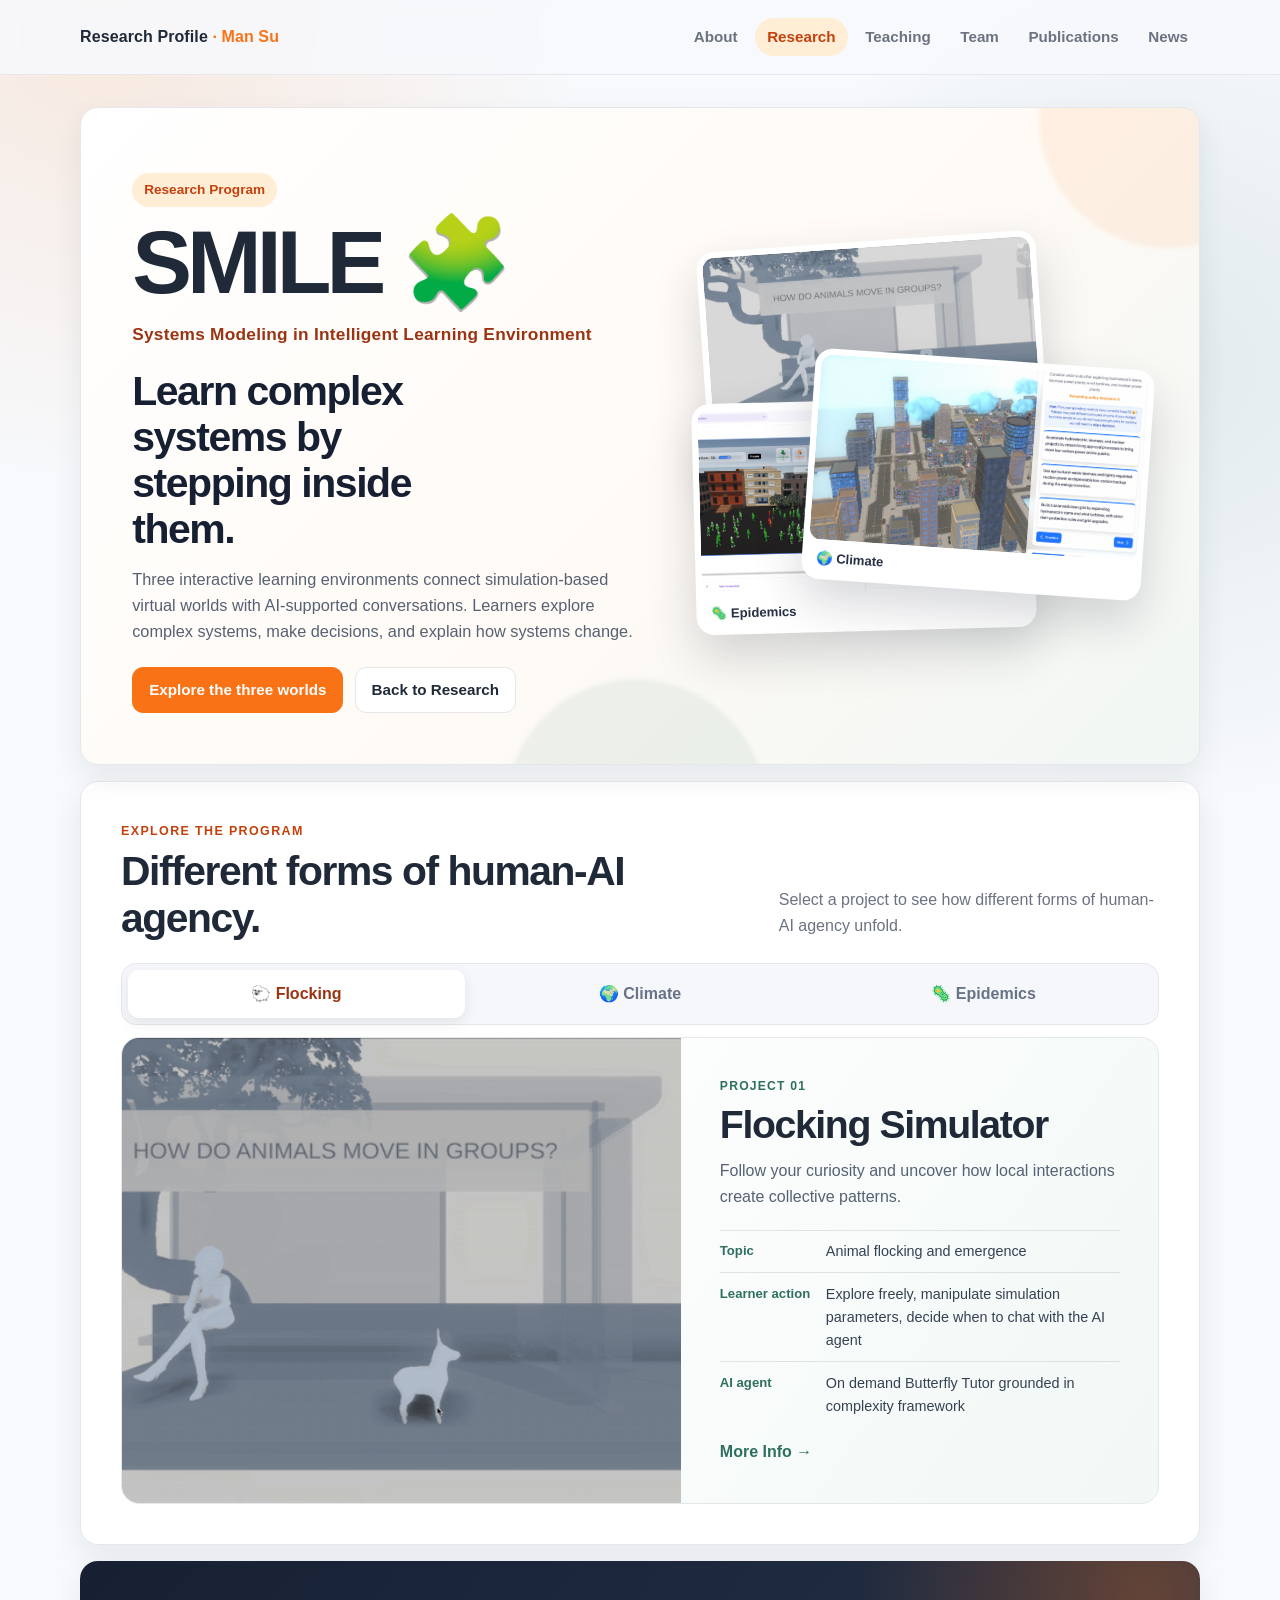
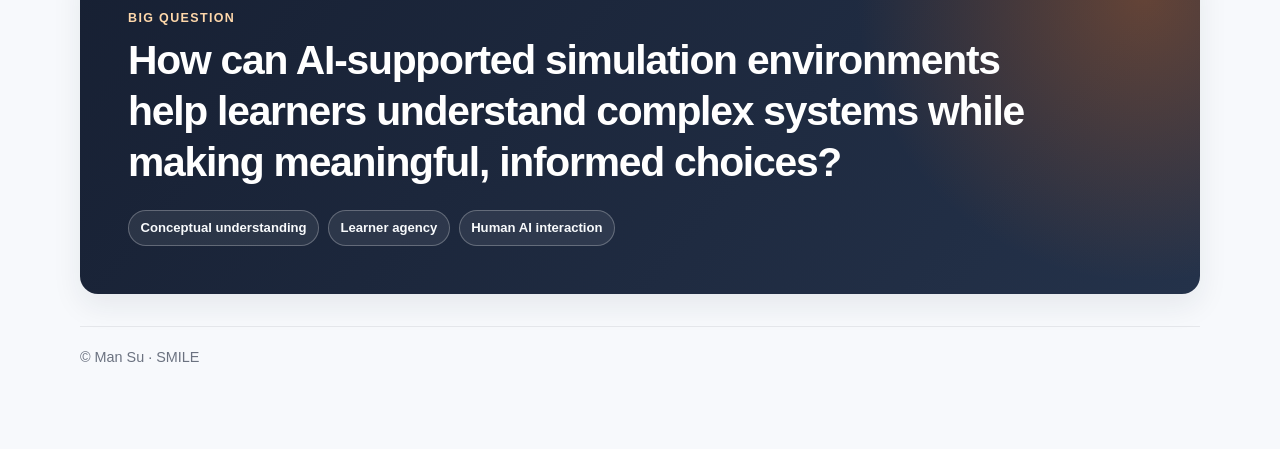
<file: smile.html>
<!doctype html>
<html lang="en">
<head>
  <meta charset="UTF-8" />
  <meta name="viewport" content="width=device-width, initial-scale=1" />
  <title>SMILE | Researcher Profile</title>
  <meta name="description" content="SMILE brings together three AI supported simulation environments for learning about flocking, climate systems, and epidemic spread." />
  <link rel="stylesheet" href="styles.css" />
  <noscript>
    <style>
      .smile-project-tabs { display: none; }
      .smile-project-panel[hidden] { display: grid !important; }
    </style>
  </noscript>
</head>
<body class="smile-program-page">
  <header>
    <div class="container nav">
      <a class="brand" href="index.html">Research Profile <span>· Man Su</span></a>
      <nav class="menu" aria-label="Primary navigation">
        <a href="about.html">About</a>
        <a class="active" href="research.html">Research</a>
        <a href="teaching.html">Teaching</a>
        <a href="team.html">Team</a>
        <a href="publications.html">Publications</a>
        <a href="news.html">News</a>
      </nav>
    </div>
  </header>

  <main class="container smile-program-main">
    <section class="card smile-program-hero" aria-labelledby="smile-title">
      <div class="smile-hero-copy">
        <p class="tag">Research Program</p>
        <h1 id="smile-title">SMILE <span aria-hidden="true">🧩</span></h1>
        <p class="smile-program-name">Systems Modeling in Intelligent Learning Environment</p>
        <p class="smile-hero-statement">Learn complex systems by stepping inside them.</p>
        <p class="smile-hero-summary">
          Three interactive learning environments connect simulation-based virtual worlds with AI-supported conversations. Learners
          explore complex systems, make decisions, and explain how systems change.
        </p>
        <div class="actions">
          <a class="btn primary" href="#smile-projects">Explore the three worlds</a>
          <a class="btn" href="research.html">Back to Research</a>
        </div>
      </div>

      <div class="smile-hero-collage" aria-label="Previews of the three SMILE environments">
        <figure class="smile-snapshot smile-snapshot-flocking">
          <img src="media/smile/intro_screen.png" alt="Flocking Simulator opening scene with a dog avatar and animal groups" />
          <figcaption><span aria-hidden="true">🐑</span> Flocking</figcaption>
        </figure>
        <figure class="smile-snapshot smile-snapshot-climate">
          <img src="media/smile-climate/policy-decisions.png" alt="Climate Change Simulator policy decision screen" />
          <figcaption><span aria-hidden="true">🌍</span> Climate</figcaption>
        </figure>
        <figure class="smile-snapshot smile-snapshot-epi">
          <img src="media/smile-epi/simulation-dialogue.png" alt="EpiSimulator simulation dialogue" />
          <figcaption><span aria-hidden="true">🦠</span> Epidemics</figcaption>
        </figure>
      </div>
    </section>

    <section class="card smile-project-explorer" id="smile-projects" aria-labelledby="projects-title">
      <div class="smile-section-heading">
        <div>
          <p class="smile-eyebrow">Explore the program</p>
          <h2 id="projects-title">Different forms of human-AI agency.</h2>
        </div>
        <p>Select a project to see how different forms of human-AI agency unfold.</p>
      </div>

      <div class="smile-project-tabs" role="tablist" aria-label="SMILE projects">
        <button class="smile-project-tab is-active" id="tab-flocking" type="button" role="tab"
          aria-selected="true" aria-controls="panel-flocking" data-project-tab="flocking">
          <span aria-hidden="true">🐑</span> Flocking
        </button>
        <button class="smile-project-tab" id="tab-climate" type="button" role="tab"
          aria-selected="false" aria-controls="panel-climate" data-project-tab="climate" tabindex="-1">
          <span aria-hidden="true">🌍</span> Climate
        </button>
        <button class="smile-project-tab" id="tab-epi" type="button" role="tab"
          aria-selected="false" aria-controls="panel-epi" data-project-tab="epi" tabindex="-1">
          <span aria-hidden="true">🦠</span> Epidemics
        </button>
      </div>

      <div class="smile-project-panels">
        <article class="smile-project-panel theme-flocking" id="panel-flocking" role="tabpanel"
          aria-labelledby="tab-flocking" data-project-panel="flocking">
          <div class="smile-project-media">
            <img src="media/smile/exploration.gif" alt="A learner guides a dog through the open world of the Flocking Simulator" loading="lazy" />
          </div>
          <div class="smile-project-copy">
            <p class="smile-project-number">Project 01</p>
            <h3>Flocking Simulator</h3>
            <p class="smile-project-punchline">Follow your curiosity and uncover how local interactions create collective patterns.</p>
            <dl class="smile-project-facts">
              <div><dt>Topic</dt><dd>Animal flocking and emergence</dd></div>
              <div><dt>Learner action</dt><dd>Explore freely, manipulate simulation parameters, decide when to chat with the AI agent</dd></div>
              <div><dt>AI agent</dt><dd>On demand Butterfly Tutor grounded in complexity framework</dd></div>
            </dl>
            <a class="smile-project-link" href="smile-flocking.html">More Info <span aria-hidden="true">→</span></a>
          </div>
        </article>

        <article class="smile-project-panel theme-climate" id="panel-climate" role="tabpanel"
          aria-labelledby="tab-climate" data-project-panel="climate" hidden>
          <div class="smile-project-media">
            <img src="media/smile-climate/visible-consequences.gif" alt="A climate policy changes Earth Health and produces visible events in the simulated world" loading="lazy" />
          </div>
          <div class="smile-project-copy">
            <p class="smile-project-number">Project 02</p>
            <h3>Climate Change Simulator</h3>
            <p class="smile-project-punchline">Take a perspective, weigh competing priorities, and watch the planet respond.</p>
            <dl class="smile-project-facts">
              <div><dt>Topic</dt><dd>Climate dynamics and policy trade-offs</dd></div>
              <div><dt>Learner action</dt><dd>Choose a role and invest limited Power Coins</dd></div>
              <div><dt>AI agent</dt><dd>Context aware tutor Bobby explains each consequence</dd></div>
            </dl>
            <a class="smile-project-link" href="smile-climate.html">More Info <span aria-hidden="true">→</span></a>
          </div>
        </article>

        <article class="smile-project-panel theme-epi" id="panel-epi" role="tabpanel"
          aria-labelledby="tab-epi" data-project-panel="epi" hidden>
          <div class="smile-project-media">
            <img src="media/smile-epi/simulation-run.gif" alt="An epidemic spreads through a simulated town as population counts update" loading="lazy" />
          </div>
          <div class="smile-project-copy">
            <p class="smile-project-number">Project 03</p>
            <h3>EpiSimulator</h3>
            <p class="smile-project-punchline">Adjust interventions, slow the spread, and explain why the outbreak changes course.</p>
            <dl class="smile-project-facts">
              <div><dt>Topic</dt><dd>Epidemic spread and public health measures</dd></div>
              <div><dt>Learner action</dt><dd>Manipulate simulation parameters, engage with AI agent, and monitor learning milestones</dd></div>
              <div><dt>AI agent</dt><dd>Inquiry driven peer agent or misconception driven teachable agent</dd></div>
            </dl>
            <a class="smile-project-link" href="smile-epi.html">More Info <span aria-hidden="true">→</span></a>
          </div>
        </article>
      </div>
    </section>

    <section class="smile-research-question" aria-labelledby="throughline-title">
      <p class="smile-eyebrow">Big Question</p>
      <h2 id="throughline-title">How can AI-supported simulation environments help learners understand complex systems while making meaningful, informed choices?</h2>
      <ul class="smile-theme-list" aria-label="SMILE research themes">
        <li>Conceptual understanding</li>
        <li>Learner agency</li>
        <li>Human AI interaction</li>
      </ul>
    </section>

    <footer>© Man Su · SMILE</footer>
  </main>

  <script>
    (() => {
      const tabs = Array.from(document.querySelectorAll('[data-project-tab]'));
      const panels = Array.from(document.querySelectorAll('[data-project-panel]'));

      function activateProject(project, moveFocus = false) {
        tabs.forEach((tab) => {
          const active = tab.dataset.projectTab === project;
          tab.classList.toggle('is-active', active);
          tab.setAttribute('aria-selected', String(active));
          tab.tabIndex = active ? 0 : -1;
          if (active && moveFocus) tab.focus();
        });

        panels.forEach((panel) => {
          panel.hidden = panel.dataset.projectPanel !== project;
        });
      }

      tabs.forEach((tab, index) => {
        tab.addEventListener('click', () => activateProject(tab.dataset.projectTab));
        tab.addEventListener('keydown', (event) => {
          let nextIndex;
          if (event.key === 'ArrowRight') nextIndex = (index + 1) % tabs.length;
          if (event.key === 'ArrowLeft') nextIndex = (index - 1 + tabs.length) % tabs.length;
          if (event.key === 'Home') nextIndex = 0;
          if (event.key === 'End') nextIndex = tabs.length - 1;
          if (nextIndex === undefined) return;
          event.preventDefault();
          activateProject(tabs[nextIndex].dataset.projectTab, true);
        });
      });
    })();
  </script>
</body>
</html>
</file>
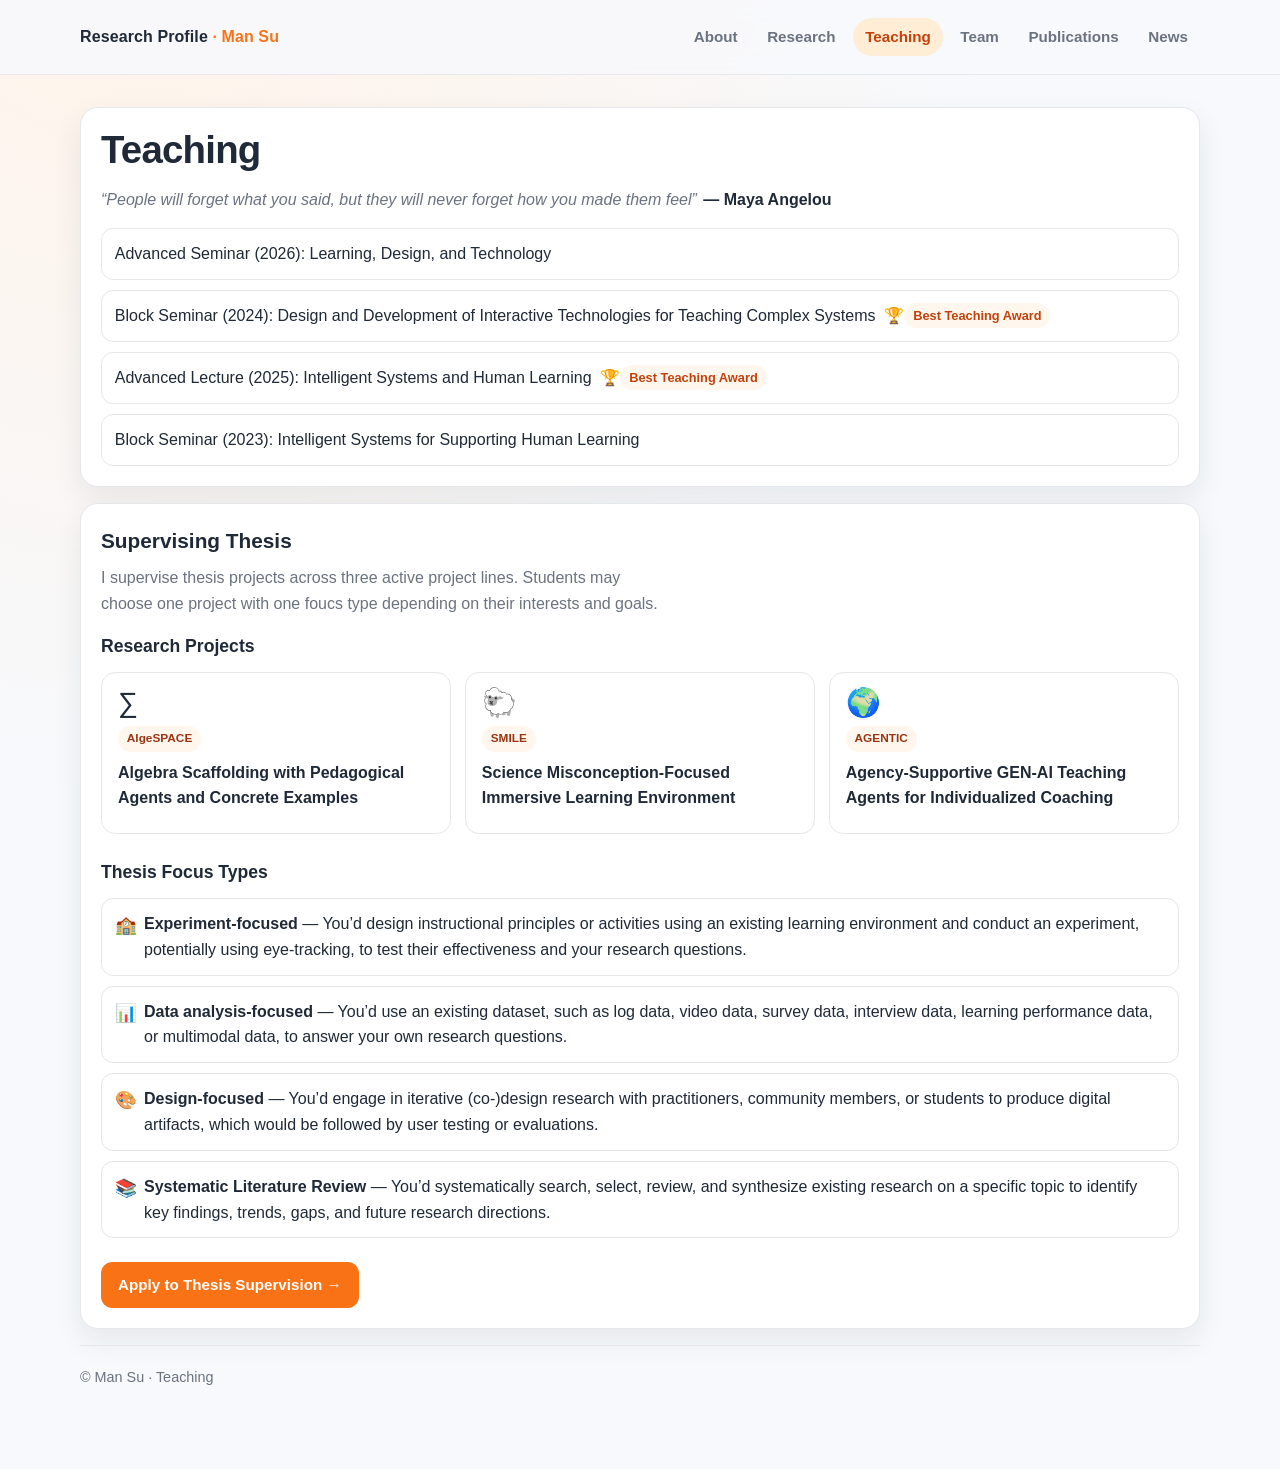
<file: teaching.html>
<!doctype html>
<html lang="en">
<head>
  <meta charset="UTF-8" />
  <meta name="viewport" content="width=device-width, initial-scale=1" />
  <title>Teaching | Researcher Profile</title>
  <link rel="stylesheet" href="styles.css" />
  <style>
    .quote-block {
      display: flex;
      align-items: baseline;
      flex-wrap: wrap;
      gap: 0.4rem;
      margin: 0.9rem 0 1rem;
      font-style: italic;
      color: var(--muted);
      font-size: 1rem;
    }
    .quote-block .quote-text::before { content: '\201C'; }
    .quote-block .quote-text::after  { content: '\201D'; }
    .quote-block .quote-author {
      font-style: normal;
      font-weight: 700;
      color: var(--text);
      white-space: nowrap;
    }
    .tile-icon {
      font-size: 1.75rem;
      line-height: 1;
      margin-bottom: 0.45rem;
      display: block;
    }
    .focus-icon {
      font-size: 1.1rem;
      margin-right: 0.45rem;
      flex-shrink: 0;
    }
    .list li {
      display: flex;
      align-items: flex-start;
    }
  </style>
</head>
<body>
  <header>
    <div class="container nav">
      <a class="brand" href="index.html">Research Profile <span>&middot; Man Su</span></a>
      <nav class="menu" aria-label="Primary navigation">
        <a href="about.html">About</a>
        <a href="research.html">Research</a>
        <a class="active" href="teaching.html">Teaching</a>
        <a href="team.html">Team</a>
        <a href="publications.html">Publications</a>
        <a href="news.html">News</a>
      </nav>
    </div>
  </header>

  <main class="container">
    <section class="card" style="margin-bottom: 1rem;">
      <h1>Teaching</h1>
      <p class="quote-block">
        <span class="quote-text">People will forget what you said, but they will never forget how you made them feel</span>
        <span class="quote-author">&mdash; Maya Angelou</span>
      </p>
      <ul class="list">
        <li>Advanced Seminar (2026): Learning, Design, and Technology</li>
        <li>Block Seminar (2024): Design and Development of Interactive Technologies for Teaching Complex Systems &nbsp;🏆 <span style="font-size:0.8rem; font-weight:700; color:#c2410c; background:#fff7ed; border-radius:999px; padding:0.15rem 0.55rem; vertical-align:middle;">Best Teaching Award</span></li>
        <li>Advanced Lecture (2025): Intelligent Systems and Human Learning &nbsp;🏆 <span style="font-size:0.8rem; font-weight:700; color:#c2410c; background:#fff7ed; border-radius:999px; padding:0.15rem 0.55rem; vertical-align:middle;">Best Teaching Award</span></li>
        <li>Block Seminar (2023): Intelligent Systems for Supporting Human Learning</li>
      </ul>
    </section>

    <section class="card">
      <h2 style="margin-bottom: 0.25rem;">Supervising Thesis</h2>
      <p class="lead" style="margin-top: 0.5rem;">I supervise thesis projects across three active project lines. Students may choose one project with one foucs type depending on their interests and goals.</p>

      <h3 style="margin-bottom: 0.75rem; color: var(--text);">Research Projects</h3>
      <div class="grid-3" style="margin-bottom: 1.5rem;">
        <div class="tile">
          <span class="tile-icon">∑</span>
          <span class="badge">AlgeSPACE</span>
          <h4><strong>Alge</strong>bra <strong>S</strong>caffolding with <strong>P</strong>edagogical <strong>A</strong>gents and <strong>C</strong>oncrete <strong>E</strong>xamples</h4>
        </div>
        <div class="tile">
          <span class="tile-icon">🐑</span>
          <span class="badge">SMILE</span>
          <h4><strong>S</strong>cience <strong>M</strong>isconception-Focused <strong>I</strong>mmersive <strong>L</strong>earning <strong>E</strong>nvironment</h4>
        </div>
        <div class="tile">
          <span class="tile-icon">🌍</span>
          <span class="badge">AGENTIC</span>
          <h4><strong>A</strong>gency-Supportive <strong>GEN</strong>-AI <strong>T</strong>eaching Agents for <strong>I</strong>ndividualized <strong>C</strong>oaching</h4>
        </div>
      </div>

      <h3 style="margin-bottom: 0.75rem; color: var(--text);">Thesis Focus Types</h3>
      <ul class="list" style="margin-bottom: 1.5rem;">
        <li>
          <span class="focus-icon">🏫</span>
          <span><strong>Experiment-focused</strong> &mdash; You&rsquo;d design instructional principles or activities using an existing learning environment and conduct an experiment, potentially using eye-tracking, to test their effectiveness and your research questions.</span>
        </li>
        <li>
          <span class="focus-icon">📊</span>
          <span><strong>Data analysis-focused</strong> &mdash; You&rsquo;d use an existing dataset, such as log data, video data, survey data, interview data, learning performance data, or multimodal data, to answer your own research questions.</span>
        </li>
        <li>
          <span class="focus-icon">🎨</span>
          <span><strong>Design-focused</strong> &mdash; You&rsquo;d engage in iterative (co-)design research with practitioners, community members, or students to produce digital artifacts, which would be followed by user testing or evaluations.</span>
        </li>
        <li>
          <span class="focus-icon">📚</span>
          <span><strong>Systematic Literature Review</strong> &mdash; You&rsquo;d systematically search, select, review, and synthesize existing research on a specific topic to identify key findings, trends, gaps, and future research directions.</span>
        </li>
      </ul>

      <div class="actions">
        <a class="btn primary" href="https://forms.office.com/Pages/DesignPageV2.aspx?origin=RevampFRE&subpage=design&id=zrWw0IWDNES3QAd5gpsiuofzbEw18PVFtPXPdm9DklpUODUwVTEwSFU2RjQzU01FQzJJNFo5V0lOVC4u&branchingelementid=rbf1fd78032284ad9bc8918bb73c107f3" target="_blank" rel="noopener noreferrer">
          Apply to Thesis Supervision &rarr;
        </a>
      </div>
    </section>

    <footer>&copy; Man Su &middot; Teaching</footer>
  </main>
</body>
</html>
</file>
<file: styles.css>
:root {
  --bg: #f7f9fc;
  --surface: #ffffff;
  --surface-soft: #f1f5fb;
  --text: #1f2937;
  --muted: #6b7280;
  --primary: #f97316;
  --primary-soft: #ffedd5;
  --line: #e5e7eb;
  --shadow: 0 12px 30px rgba(31, 41, 55, 0.08);
  --radius: 18px;
}

* { box-sizing: border-box; }
html, body { margin: 0; padding: 0; }
body {
  font-family: Inter, "Segoe UI", Roboto, Helvetica, Arial, sans-serif;
  color: var(--text);
  background: radial-gradient(circle at 10% -5%, #fff3e8 0%, var(--bg) 45%), var(--bg);
  line-height: 1.6;
}

.container { width: min(1120px, calc(100% - 2rem)); margin-inline: auto; }

header {
  position: sticky;
  top: 0;
  z-index: 50;
  backdrop-filter: blur(8px);
  background: rgba(247, 249, 252, 0.88);
  border-bottom: 1px solid rgba(229, 231, 235, 0.9);
}

.nav {
  display: flex;
  align-items: center;
  justify-content: space-between;
  gap: 1rem;
  min-height: 74px;
}

.brand {
  text-decoration: none;
  color: var(--text);
  font-weight: 760;
  letter-spacing: 0.1px;
}
.brand span { color: var(--primary); }

.menu { display: flex; flex-wrap: wrap; gap: 0.35rem; align-items: center; }
.menu a {
  text-decoration: none;
  color: var(--muted);
  font-weight: 600;
  font-size: 0.95rem;
  padding: 0.45rem 0.75rem;
  border-radius: 999px;
  transition: 0.2s ease;
}
.menu a:hover { color: var(--primary); background: var(--primary-soft); }
.menu a.active { color: #c2410c; background: var(--primary-soft); }

main { padding: 2rem 0 3rem; }

.card {
  background: var(--surface);
  border: 1px solid var(--line);
  border-radius: var(--radius);
  box-shadow: var(--shadow);
  padding: 1.25rem;
}

.hero {
  background: linear-gradient(125deg, #ffffff 0%, #f8fbff 65%, #eef5ff 100%);
  display: grid;
  grid-template-columns: 1.35fr 1fr;
  gap: 1rem;
  margin-bottom: 1rem;
}

.tag {
  display: inline-flex;
  align-items: center;
  gap: 0.5rem;
  background: var(--primary-soft);
  color: #c2410c;
  padding: 0.4rem 0.75rem;
  border-radius: 999px;
  font-size: 0.85rem;
  font-weight: 700;
  margin-bottom: 0.75rem;
}

h1 {
  margin: 0;
  font-size: clamp(1.7rem, 3.2vw, 2.4rem);
  line-height: 1.15;
  letter-spacing: -0.02em;
}
h2 { margin-top: 0; font-size: 1.3rem; }
h3 { margin-top: 0; font-size: 1.1rem; }

p.lead { margin: 0.9rem 0 1rem; color: var(--muted); max-width: 64ch; }

.actions { display: flex; flex-wrap: wrap; gap: 0.7rem; }
.btn {
  border: 1px solid var(--line);
  background: #fff;
  text-decoration: none;
  color: var(--text);
  font-weight: 650;
  font-size: 0.95rem;
  padding: 0.62rem 1rem;
  border-radius: 11px;
  transition: 0.2s ease;
}
.btn.primary { background: var(--primary); color: #fff; border-color: var(--primary); }
.btn:hover { transform: translateY(-1px); }

.panel {
  background: var(--surface-soft);
  border: 1px solid #e4ecfb;
  border-radius: 14px;
  padding: 1rem;
}

.grid-2 { display: grid; grid-template-columns: repeat(2, minmax(0, 1fr)); gap: 0.85rem; }
.grid-3 { display: grid; grid-template-columns: repeat(3, minmax(0, 1fr)); gap: 0.85rem; }

.tile {
  border: 1px solid var(--line);
  border-radius: 14px;
  background: #fff;
  padding: 1rem;
}
.tile h4 { margin: 0 0 0.4rem; font-size: 1rem; }
.tile p { margin: 0; color: var(--muted); }

.list { list-style: none; padding: 0; margin: 0; display: grid; gap: 0.65rem; }
.list li { border: 1px solid var(--line); border-radius: 12px; background: #fff; padding: 0.75rem 0.8rem; }

.badge {
  display: inline-block;
  font-size: 0.74rem;
  font-weight: 700;
  color: #9a3412;
  background: #fff7ed;
  border-radius: 999px;
  padding: 0.2rem 0.55rem;
  margin-bottom: 0.5rem;
}

footer {
  margin-top: 1rem;
  border-top: 1px solid var(--line);
  padding: 1.2rem 0 2rem;
  color: var(--muted);
  font-size: 0.9rem;
}

@media (max-width: 960px) {
  .hero, .grid-2, .grid-3 { grid-template-columns: 1fr; }
}

/* --- About page styles (updated to match requested format) --- */
.about-page {
  background: #f3f4f6;
}

.about-page header {
  background: rgba(243, 244, 246, 0.95);
  border-bottom: 1px solid #d1d5db;
}

.about-main {
  padding-top: 1.9rem;
}

.about-overview {
  background: transparent;
  border: none;
  box-shadow: none;
  padding: 0.4rem 0.1rem 1.2rem;
}

.about-layout {
  display: grid;
  grid-template-columns: 360px 1fr;
  gap: 2.2rem;
  align-items: start;
}

.about-left {
  text-align: center;
}

.about-photo {
  width: 260px;
  height: 260px;
  border-radius: 50%;
  object-fit: cover;
  object-position: center;
  margin: 0 auto 1.2rem;
  display: block;
}

.about-name {
  margin: 0 0 0.5rem;
  font-size: 2rem;
  line-height: 1.2;
}

.about-role {
  margin: 0.28rem 0;
  font-size: 1.05rem;
}

.social-links {
  list-style: none;
  display: flex;
  justify-content: center;
  gap: 0.65rem;
  padding: 0;
  margin: 1.35rem 0 0;
}

.social-links a {
  width: 36px;
  height: 36px;
  border-radius: 50%;
  display: inline-flex;
  align-items: center;
  justify-content: center;
  text-decoration: none;
  border: 1px solid #9ca3af;
  background: #ffffff;
  transition: transform 0.2s ease, border-color 0.2s ease;
}

.social-links a:hover {
  transform: translateY(-1px);
  border-color: #6b7280;
}

.social-icon {
  width: 18px;
  height: 18px;
  display: block;
}

.about-right p {
  margin: 0 auto 1.1rem;
  max-width: 64ch;
  color: #111827;
  font-size: 1.06rem;
  line-height: 1.8;
  text-align: justify;
}

.about-right {
  padding-top: 1.9rem;
}

.timeline-wrap {
  background: transparent;
  border: none;
  box-shadow: none;
  border-top: 1px solid #9ca3af;
  border-radius: 0;
  margin-top: 0.35rem;
  padding: 1.45rem 0.1rem 0.3rem;
}

.timeline-title {
  font-size: clamp(1.85rem, 2.4vw, 2rem);
  margin: 0 0 1.35rem;
}

.timeline {
  display: grid;
  gap: 0.72rem;
}

.timeline-item {
  display: grid;
  grid-template-columns: 210px 90px 1fr;
  align-items: start;
  gap: 1rem;
}

.timeline-date {
  font-size: 1.02rem;
  white-space: nowrap;
  padding-top: 0.2rem;
}

.timeline-axis {
  position: relative;
  min-height: 62px;
}

.timeline-axis::before {
  content: "";
  position: absolute;
  left: 50%;
  top: 0;
  bottom: -14px;
  width: 1px;
  background: #8b8f94;
  transform: translateX(-50%);
}

.timeline-item:last-child .timeline-axis::before {
  bottom: 50%;
}

.timeline-dot {
  position: absolute;
  left: 50%;
  top: 6px;
  transform: translateX(-50%);
  width: 12px;
  height: 12px;
  border-radius: 50%;
  background: #0f2912;
  display: inline-flex;
  align-items: center;
  justify-content: center;
}

.timeline-dot.marker-icon {
  width: 54px;
  height: 54px;
  top: 0;
  border-radius: 50%;
  background: #ffffff;
  border: 1px solid #d1d5db;
}

.timeline-dot.marker-icon img {
  width: 30px;
  height: 30px;
  object-fit: contain;
}

.timeline-event {
  font-size: 1.02rem;
  line-height: 1.6;
  margin: 0;
}

.timeline-event a {
  color: #111827;
  text-underline-offset: 3px;
}

@media (max-width: 980px) {
  .about-layout {
    grid-template-columns: 1fr;
    gap: 1.1rem;
  }

  .about-right p {
    max-width: 100%;
    font-size: 1rem;
    line-height: 1.72;
  }

  .about-right {
    padding-top: 0.2rem;
  }

  .timeline-item {
    grid-template-columns: 1fr;
    gap: 0.35rem;
    border-left: 2px solid #8b8f94;
    padding-left: 1rem;
    margin-left: 0.45rem;
  }

  .timeline-axis,
  .timeline-axis::before {
    display: none;
  }

  .timeline-date,
  .timeline-event {
    font-size: 0.98rem;
  }
}



/* --- Team page styles --- */
.team-section {
  background: linear-gradient(135deg, #ffffff 0%, #f8fbff 100%);
}

.team-grid {
  display: grid;
  grid-template-columns: repeat(2, minmax(0, 1fr));
  gap: 1rem;
}

.team-card {
  display: grid;
  grid-template-columns: 120px 1fr;
  gap: 1rem;
  align-items: start;
  border: 1px solid var(--line);
  border-radius: 14px;
  background: #fff;
  padding: 1rem;
}

.team-photo {
  width: 120px;
  height: 120px;
  border-radius: 12px;
  object-fit: cover;
  object-position: center;
}

.team-meta h3 {
  margin: 0 0 0.35rem;
}

.team-role {
  margin: 0 0 0.25rem;
  font-weight: 700;
  color: #c2410c;
}

.team-affiliation {
  margin: 0 0 0.5rem;
  font-size: 0.94rem;
  color: var(--muted);
}

.team-meta p {
  margin-top: 0;
}

@media (max-width: 960px) {
  .team-grid {
    grid-template-columns: 1fr;
  }

  .team-card {
    grid-template-columns: 1fr;
  }

  .team-photo {
    width: 100%;
    max-width: 220px;
    height: auto;
    aspect-ratio: 1 / 1;
  }
}


/* --- AlgeSPACE project page styles --- */

.algespace-logo {
  width: min(240px, 55%);
  height: auto;
  margin-bottom: 0.5rem;
}

.algespace-overview-image {
  width: 100%;
  border-radius: 14px;
  border: 1px solid var(--line);
  box-shadow: 0 8px 22px rgba(31, 41, 55, 0.08);
}

.algespace-animation-grid {
  align-items: stretch;
}

.algespace-animation-card {
  padding: 0.8rem;
  transition: transform 0.25s ease, box-shadow 0.25s ease;
}

.algespace-animation-card img {
  width: 100%;
  border-radius: 10px;
  border: 1px solid #dbe4f0;
  margin-bottom: 0.7rem;
  display: block;
}

.algespace-animation-card:hover {
  transform: translateY(-3px);
  box-shadow: 0 10px 22px rgba(31, 41, 55, 0.11);
}

@media (max-width: 960px) {
  .algespace-logo {
    width: min(260px, 80%);
  }
}

.algespace-hero {
  background: linear-gradient(125deg, #ffffff 0%, #f8fbff 65%, #eef5ff 100%);
}

.algespace-subtitle {
  margin-top: 0.5rem;
  color: #c2410c;
}

.algespace-questions {
  margin: 0;
  padding-left: 1.25rem;
  display: grid;
  gap: 0.65rem;
}

.algespace-questions li {
  padding-left: 0.2rem;
}

.algespace-outputs a {
  margin-left: 0.35rem;
  font-weight: 600;
}

.algespace-team-grid .tile p {
  margin-bottom: 0.55rem;
}

.tile h4 a {
  color: inherit;
  text-underline-offset: 3px;
}

/* --- Horizontal scroll gallery (project pages) --- */
.scroll-hint {
  margin: 0 0 0.7rem;
  color: var(--muted);
  font-size: 0.85rem;
  font-weight: 650;
}

.scroll-row {
  display: grid;
  grid-auto-flow: column;
  grid-auto-columns: minmax(240px, 270px);
  gap: 0.85rem;
  overflow-x: auto;
  overscroll-behavior-x: contain;
  scroll-snap-type: x proximity;
  padding: 0.25rem 0.25rem 0.9rem;
  margin: 0 -0.25rem;
  scrollbar-width: thin;
  scrollbar-color: #c7d4e8 transparent;
}

.scroll-row > * { scroll-snap-align: start; }

.scroll-row:focus-visible {
  outline: 2px solid var(--primary);
  outline-offset: 3px;
  border-radius: 14px;
}

.scroll-row::-webkit-scrollbar { height: 8px; }
.scroll-row::-webkit-scrollbar-track { background: transparent; }
.scroll-row::-webkit-scrollbar-thumb { background: #c7d4e8; border-radius: 999px; }
.scroll-row::-webkit-scrollbar-thumb:hover { background: #a9bcd8; }

@media (max-width: 960px) {
  .scroll-row { grid-auto-columns: minmax(215px, 78%); }
}

/* --- SMILE program landing page --- */
.smile-program-page {
  background:
    radial-gradient(circle at 8% 0%, rgba(249, 115, 22, 0.13), transparent 30rem),
    radial-gradient(circle at 92% 18%, rgba(47, 111, 94, 0.10), transparent 27rem),
    var(--bg);
}

.smile-program-main {
  display: grid;
  gap: 1rem;
}

.smile-program-main > .card {
  margin: 0;
}

/* grid items default to min-width:auto, so a wide descendant (the 3x118px tab
   bar) can push the whole page wider than the viewport on small screens */
.smile-program-main > * {
  min-width: 0;
}

.smile-program-hero {
  position: relative;
  isolation: isolate;
  display: grid;
  grid-template-columns: minmax(0, 1.05fr) minmax(360px, 0.95fr);
  align-items: center;
  gap: clamp(1.5rem, 4vw, 4rem);
  min-height: 510px;
  overflow: hidden;
  padding: clamp(1.5rem, 4vw, 3.4rem);
  background: linear-gradient(135deg, #ffffff 0%, #fffaf5 54%, #f1f7f4 100%);
}

.smile-program-hero::before,
.smile-program-hero::after {
  position: absolute;
  z-index: -1;
  width: 260px;
  height: 260px;
  border-radius: 50%;
  content: "";
  filter: blur(2px);
  opacity: 0.72;
}

.smile-program-hero::before {
  right: -100px;
  top: -120px;
  background: rgba(249, 115, 22, 0.11);
}

.smile-program-hero::after {
  bottom: -175px;
  left: 38%;
  background: rgba(47, 111, 94, 0.10);
}

.smile-hero-copy {
  position: relative;
  z-index: 2;
}

.smile-program-hero h1 {
  font-size: clamp(2.9rem, 7vw, 5.6rem);
  line-height: 0.98;
  letter-spacing: -0.055em;
}

.smile-program-name {
  max-width: 36rem;
  margin: 0.85rem 0 1.3rem;
  color: #9a3412;
  font-size: clamp(0.93rem, 1.7vw, 1.08rem);
  font-weight: 760;
  letter-spacing: 0.015em;
}

.smile-hero-statement {
  max-width: 14ch;
  margin: 0 0 0.85rem;
  color: #172033;
  font-size: clamp(1.75rem, 3.2vw, 2.7rem);
  font-weight: 760;
  line-height: 1.12;
  letter-spacing: -0.035em;
}

.smile-hero-summary {
  max-width: 58ch;
  margin: 0 0 1.4rem;
  color: #566173;
  font-size: 1.02rem;
}

.smile-hero-collage {
  position: relative;
  min-height: 390px;
}

.smile-snapshot {
  position: absolute;
  width: min(78%, 340px);
  margin: 0;
  overflow: hidden;
  border: 6px solid #ffffff;
  border-radius: 18px;
  background: #ffffff;
  box-shadow: 0 22px 48px rgba(31, 41, 55, 0.18);
  transition: transform 0.28s ease, box-shadow 0.28s ease;
}

.smile-snapshot:hover {
  z-index: 5;
  box-shadow: 0 28px 56px rgba(31, 41, 55, 0.24);
}

.smile-snapshot img {
  display: block;
  width: 100%;
  aspect-ratio: 16 / 9;
  border-radius: 11px;
  object-fit: cover;
  object-position: center;
}

.smile-snapshot figcaption {
  padding: 0.52rem 0.55rem 0.3rem;
  color: #263144;
  font-size: 0.82rem;
  font-weight: 760;
}

.smile-snapshot-flocking {
  top: 0;
  left: 3%;
  z-index: 1;
  transform: rotate(-4deg);
}

.smile-snapshot-flocking:hover {
  transform: rotate(-2deg) translateY(-5px);
}

.smile-snapshot-climate {
  top: 118px;
  right: 0;
  z-index: 3;
  transform: rotate(4deg);
}

.smile-snapshot-climate:hover {
  transform: rotate(2deg) translateY(-5px);
}

.smile-snapshot-epi {
  bottom: 0;
  left: 1%;
  z-index: 2;
  transform: rotate(-1.5deg);
}

.smile-snapshot-epi:hover {
  transform: rotate(-0.5deg) translateY(-5px);
}

.smile-project-explorer,
.smile-program-arc {
  padding: clamp(1.25rem, 3.5vw, 2.5rem);
}

.smile-project-explorer {
  scroll-margin-top: 92px;
}

.smile-section-heading {
  display: grid;
  grid-template-columns: minmax(0, 1.25fr) minmax(250px, 0.75fr);
  align-items: end;
  gap: 1.5rem;
  margin-bottom: 1.35rem;
}

.smile-section-heading h2 {
  margin: 0;
  font-size: clamp(1.65rem, 3.5vw, 2.55rem);
  line-height: 1.15;
  letter-spacing: -0.035em;
}

.smile-section-heading > p {
  margin: 0 0 0.2rem;
  color: var(--muted);
}

.smile-eyebrow {
  margin: 0 0 0.35rem;
  color: #c2410c;
  font-size: 0.78rem;
  font-weight: 800;
  letter-spacing: 0.11em;
  text-transform: uppercase;
}

.smile-project-tabs {
  display: grid;
  grid-template-columns: repeat(3, minmax(0, 1fr));
  gap: 0.45rem;
  margin-bottom: 0.75rem;
  padding: 0.38rem;
  border: 1px solid var(--line);
  border-radius: 15px;
  background: #f5f7fa;
}

.smile-project-tab {
  min-height: 48px;
  border: 0;
  border-radius: 11px;
  background: transparent;
  color: #687386;
  cursor: pointer;
  font: inherit;
  font-weight: 730;
  transition: background 0.2s ease, color 0.2s ease, box-shadow 0.2s ease, transform 0.2s ease;
}

.smile-project-tab:hover {
  color: #1f2937;
  background: rgba(255, 255, 255, 0.72);
}

.smile-project-tab.is-active {
  color: #9a3412;
  background: #ffffff;
  box-shadow: 0 5px 14px rgba(31, 41, 55, 0.09);
}

.smile-project-tab:focus-visible {
  outline: 3px solid rgba(249, 115, 22, 0.35);
  outline-offset: 2px;
}

.smile-project-panel {
  --smile-accent: #2f6f5e;
  --smile-accent-soft: #e9f4ef;
  display: grid;
  grid-template-columns: minmax(0, 1.08fr) minmax(320px, 0.92fr);
  align-items: stretch;
  overflow: hidden;
  border: 1px solid var(--line);
  border-radius: 18px;
  background: linear-gradient(125deg, #ffffff 25%, var(--smile-accent-soft) 145%);
  animation: smile-panel-in 0.26s ease both;
}

.smile-project-panel[hidden] {
  display: none;
}

.smile-project-panel.theme-climate {
  --smile-accent: #1c718d;
  --smile-accent-soft: #e7f4f7;
}

.smile-project-panel.theme-epi {
  --smile-accent: #6957a5;
  --smile-accent-soft: #efecf8;
}

@keyframes smile-panel-in {
  from { opacity: 0; transform: translateY(5px); }
  to { opacity: 1; transform: translateY(0); }
}

.smile-project-media {
  min-height: 390px;
  background: #eef2f5;
}

.smile-project-media img {
  display: block;
  width: 100%;
  height: 100%;
  min-height: 390px;
  object-fit: cover;
  object-position: center;
}

.smile-project-copy {
  display: flex;
  flex-direction: column;
  justify-content: center;
  padding: clamp(1.35rem, 3vw, 2.4rem);
}

.smile-project-number {
  margin: 0 0 0.45rem;
  color: var(--smile-accent);
  font-size: 0.76rem;
  font-weight: 820;
  letter-spacing: 0.1em;
  text-transform: uppercase;
}

.smile-project-copy h3 {
  margin: 0;
  font-size: clamp(1.75rem, 3.2vw, 2.45rem);
  line-height: 1.12;
  letter-spacing: -0.035em;
}

.smile-project-punchline {
  margin: 0.7rem 0 1.25rem;
  color: #566173;
  font-size: 1rem;
}

.smile-project-facts {
  display: grid;
  gap: 0.6rem;
  margin: 0 0 1.35rem;
}

.smile-project-facts div {
  display: grid;
  grid-template-columns: 94px 1fr;
  gap: 0.75rem;
  padding-top: 0.58rem;
  border-top: 1px solid rgba(107, 114, 128, 0.18);
}

.smile-project-facts dt {
  color: var(--smile-accent);
  font-size: 0.82rem;
  font-weight: 790;
}

.smile-project-facts dd {
  margin: 0;
  color: #364153;
  font-size: 0.9rem;
}

.smile-project-link {
  align-self: flex-start;
  color: var(--smile-accent);
  font-weight: 760;
  text-decoration: none;
  text-underline-offset: 4px;
}

.smile-project-link span {
  display: inline-block;
  transition: transform 0.2s ease;
}

.smile-project-link:hover {
  text-decoration: underline;
}

.smile-project-link:hover span {
  transform: translateX(4px);
}

.smile-program-arc {
  background: linear-gradient(145deg, #ffffff 0%, #f9fbfd 100%);
}

.smile-arc-steps {
  display: grid;
  grid-template-columns: repeat(3, minmax(0, 1fr));
  gap: 0.8rem;
  margin: 0;
  padding: 0;
  list-style: none;
  counter-reset: smile-arc;
}

.smile-arc-steps li {
  position: relative;
  min-height: 220px;
  padding: 1.15rem;
  overflow: hidden;
  border: 1px solid var(--line);
  border-radius: 15px;
  background: #ffffff;
}

.smile-arc-steps li::after {
  position: absolute;
  right: -26px;
  bottom: -54px;
  color: rgba(249, 115, 22, 0.07);
  content: "↗";
  font-size: 9rem;
  font-weight: 850;
  line-height: 1;
}

.smile-step-number {
  display: inline-flex;
  align-items: center;
  justify-content: center;
  width: 38px;
  height: 38px;
  margin-bottom: 1.05rem;
  border-radius: 50%;
  background: var(--primary-soft);
  color: #c2410c;
  font-size: 0.78rem;
  font-weight: 820;
}

.smile-step-project {
  margin: 0 0 0.2rem;
  color: #9a3412;
  font-size: 0.76rem;
  font-weight: 780;
  letter-spacing: 0.08em;
  text-transform: uppercase;
}

.smile-arc-steps h3 {
  position: relative;
  z-index: 1;
  margin: 0 0 0.45rem;
  font-size: 1.22rem;
}

.smile-arc-steps li > p:last-child {
  position: relative;
  z-index: 1;
  margin: 0;
  color: var(--muted);
}

.smile-research-question {
  position: relative;
  overflow: hidden;
  padding: clamp(1.5rem, 4vw, 3rem);
  border-radius: var(--radius);
  background:
    radial-gradient(circle at 95% 10%, rgba(249, 115, 22, 0.31), transparent 18rem),
    linear-gradient(130deg, #172033 0%, #24324a 100%);
  box-shadow: var(--shadow);
  color: #ffffff;
}

.smile-research-question .smile-eyebrow {
  color: #fed7aa;
}

.smile-research-question h2 {
  max-width: 900px;
  margin: 0;
  font-size: clamp(1.55rem, 3.3vw, 2.55rem);
  line-height: 1.25;
  letter-spacing: -0.03em;
}

.smile-theme-list {
  display: flex;
  flex-wrap: wrap;
  gap: 0.55rem;
  margin: 1.35rem 0 0;
  padding: 0;
  list-style: none;
}

.smile-theme-list li {
  padding: 0.42rem 0.72rem;
  border: 1px solid rgba(255, 255, 255, 0.26);
  border-radius: 999px;
  background: rgba(255, 255, 255, 0.08);
  color: #f8fafc;
  font-size: 0.82rem;
  font-weight: 680;
}

@media (max-width: 900px) {
  .smile-program-hero {
    grid-template-columns: 1fr;
    min-height: auto;
  }

  .smile-hero-statement {
    max-width: 18ch;
  }

  .smile-hero-collage {
    width: min(100%, 570px);
    min-height: 360px;
    margin-inline: auto;
  }

  .smile-section-heading,
  .smile-project-panel {
    grid-template-columns: 1fr;
  }

  .smile-section-heading {
    align-items: start;
    gap: 0.65rem;
  }

  .smile-project-media,
  .smile-project-media img {
    min-height: 0;
  }

  .smile-project-media img {
    aspect-ratio: 16 / 9;
  }
}

@media (max-width: 680px) {
  .smile-program-main {
    gap: 0.8rem;
  }

  .smile-program-hero,
  .smile-project-explorer,
  .smile-program-arc,
  .smile-research-question {
    padding: 1.15rem;
  }

  .smile-program-hero h1 {
    font-size: clamp(2.8rem, 17vw, 4.2rem);
  }

  .smile-hero-collage {
    display: grid;
    grid-template-columns: 1fr 1fr;
    gap: 0.55rem;
    min-height: auto;
  }

  .smile-snapshot {
    position: relative;
    inset: auto;
    width: auto;
    border-width: 4px;
    border-radius: 13px;
    box-shadow: 0 12px 24px rgba(31, 41, 55, 0.14);
    transform: none;
  }

  .smile-snapshot:hover,
  .smile-snapshot-flocking:hover,
  .smile-snapshot-climate:hover,
  .smile-snapshot-epi:hover {
    transform: translateY(-2px);
  }

  .smile-snapshot-epi {
    grid-column: 1 / -1;
    width: calc(50% - 0.275rem);
    justify-self: center;
  }

  .smile-snapshot figcaption {
    padding: 0.35rem 0.4rem 0.2rem;
    font-size: 0.72rem;
  }

  .smile-project-tabs {
    overflow-x: auto;
    grid-template-columns: repeat(3, minmax(118px, 1fr));
  }

  .smile-project-tab {
    min-height: 44px;
    font-size: 0.86rem;
  }

  .smile-project-copy {
    padding: 1.15rem;
  }

  .smile-project-facts div {
    grid-template-columns: 1fr;
    gap: 0.12rem;
  }

  .smile-arc-steps {
    grid-template-columns: 1fr;
  }

  .smile-arc-steps li {
    min-height: auto;
  }
}

@media (prefers-reduced-motion: reduce) {
  .smile-snapshot,
  .smile-project-tab,
  .smile-project-link span,
  .smile-project-panel {
    transition: none;
    animation: none;
  }
}
</file>
